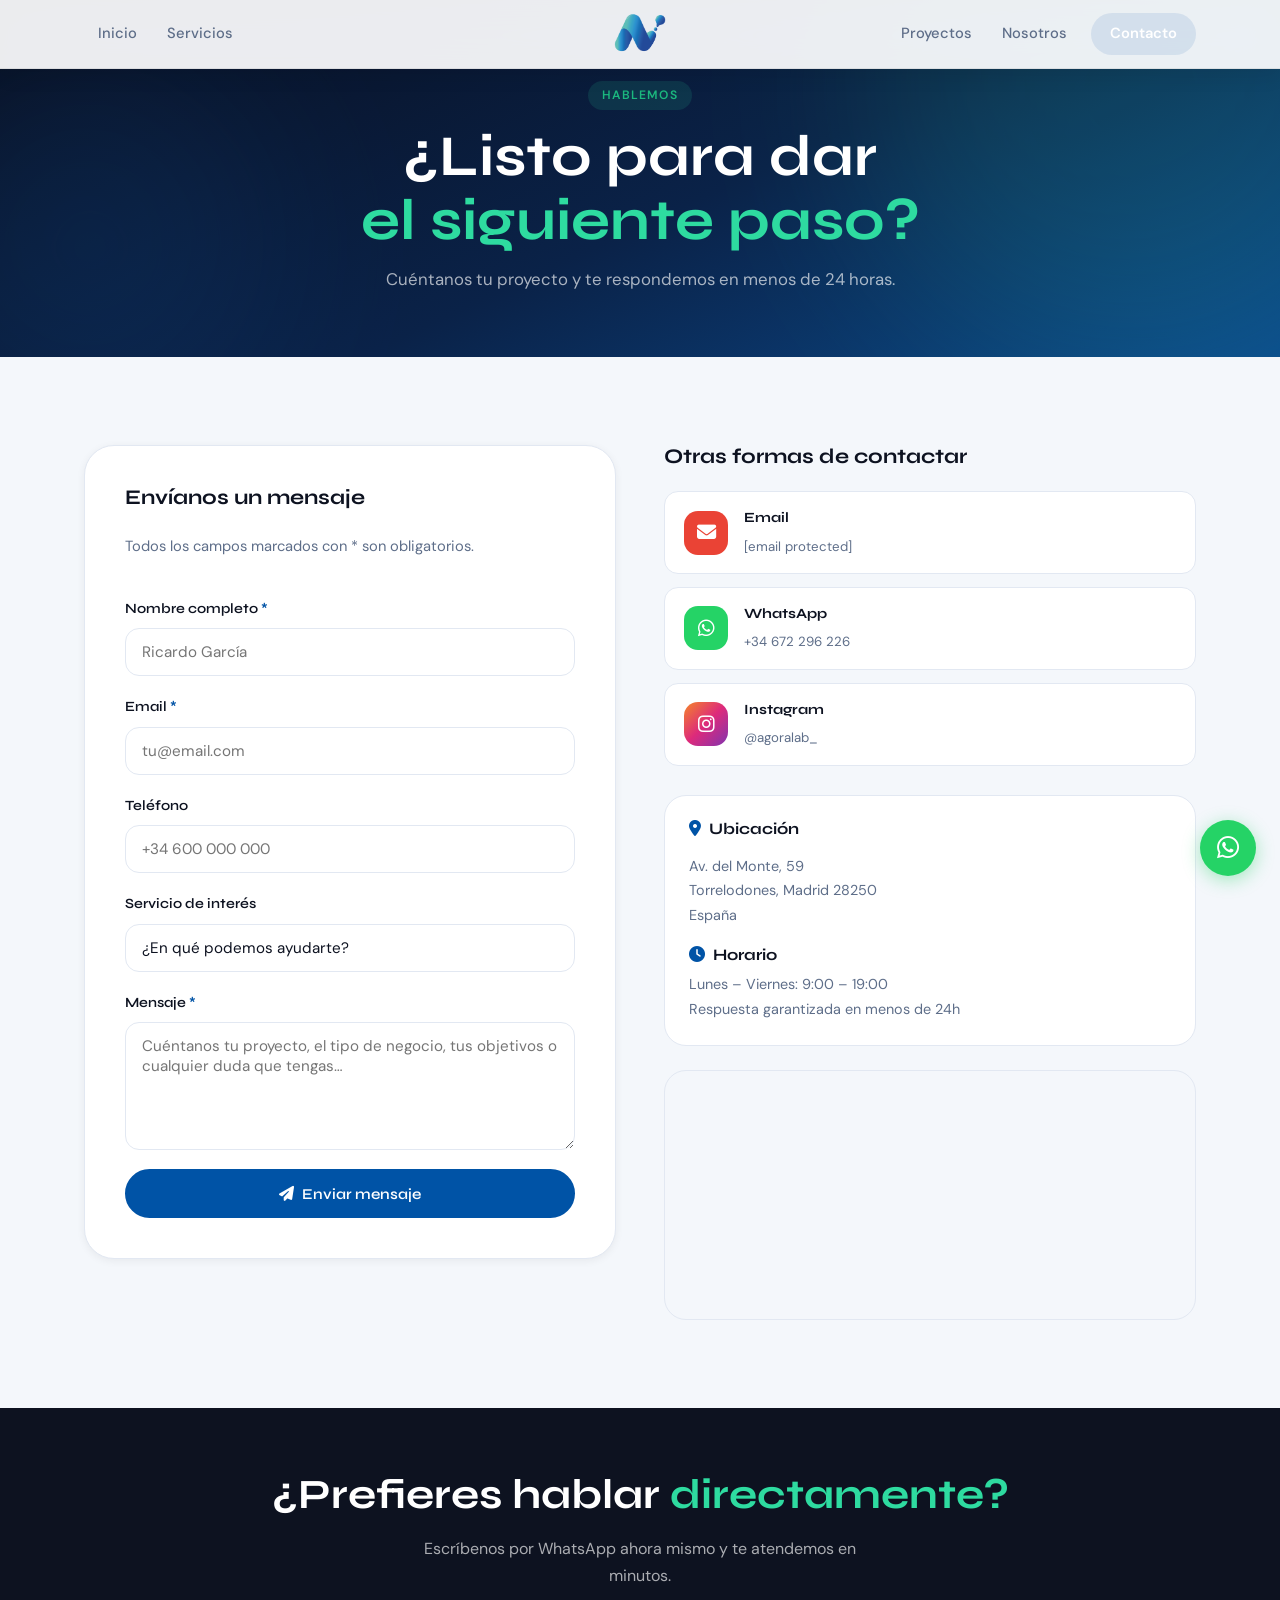
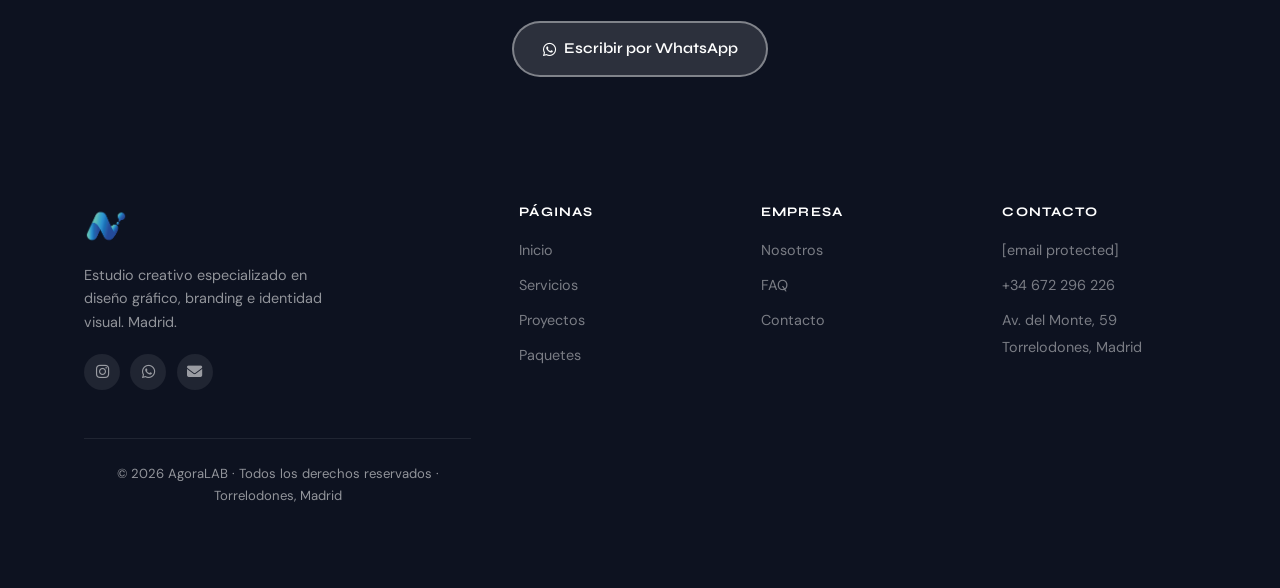
<file: contacto.html>
<!DOCTYPE html>
<html lang="es">
<head>
  <meta charset="UTF-8">
  <meta name="viewport" content="width=device-width, initial-scale=1.0">
  <title>Contacto · AgoraLAB Madrid – Torrelodones</title>
  <meta name="description" content="Contacta con AgoraLAB para tu proyecto de diseño gráfico, branding o identidad visual. Estudio en Torrelodones, Madrid. Respondemos en menos de 24 horas.">
  <meta name="robots" content="index, follow">
  <link rel="canonical" href="https://www.agoralabb.com/contacto.html">
  <meta property="og:title" content="Contacto · AgoraLAB Madrid">
  <meta property="og:description" content="Cuéntanos tu proyecto de diseño o branding y te respondemos en 24 horas.">
  <meta property="og:type" content="website">
  <meta property="og:image" content="https://www.agoralabb.com/images/logos/agora.png">
  <link rel="icon" type="image/png" href="images/favicon.png">
  <link rel="preconnect" href="https://fonts.googleapis.com">
  <link rel="preconnect" href="https://fonts.gstatic.com" crossorigin>
  <link href="https://fonts.googleapis.com/css2?family=Syne:wght@400;600;700;800&family=DM+Sans:wght@300;400;500&display=swap" rel="stylesheet">
  <link rel="stylesheet" href="https://cdnjs.cloudflare.com/ajax/libs/font-awesome/6.5.0/css/all.min.css">
  <link rel="stylesheet" href="styles.css">
  <script async src="https://www.googletagmanager.com/gtag/js?id=G-SX13ZG8QXY"></script>
  <script>window.dataLayer=window.dataLayer||[];function gtag(){dataLayer.push(arguments);}gtag('js',new Date());gtag('config','G-SX13ZG8QXY');</script>
</head>
<body>

<nav class="navbar" id="navbar">
  <div class="nav-inner">
    <div class="nav-left">
      <a href="index.html" class="nav-link" data-page="index.html">Inicio</a>
      <a href="servicios.html" class="nav-link" data-page="servicios.html">Servicios</a>
    </div>
    <a href="index.html" class="nav-logo" aria-label="AgoraLAB inicio">
      <img src="images/logos/agora.png" alt="AgoraLAB" width="44" height="44">
      <span class="nav-logo-name">AgoraLAB</span>
    </a>
    <div class="nav-right">
      <a href="proyectos.html" class="nav-link" data-page="proyectos.html">Proyectos</a>
      <a href="nosotros.html" class="nav-link" data-page="nosotros.html">Nosotros</a>
      <a href="contacto.html" class="nav-link nav-cta" data-page="contacto.html">Contacto</a>
    </div>
    <button class="nav-toggle" aria-label="Abrir menú" aria-expanded="false">
      <span class="bline"></span><span class="bline"></span><span class="bline"></span>
    </button>
  </div>
</nav>
<div class="nav-drawer" id="nav-drawer">
  <a href="index.html" class="drawer-link">Inicio <i class="fa-solid fa-arrow-right"></i></a>
  <a href="servicios.html" class="drawer-link">Servicios <i class="fa-solid fa-arrow-right"></i></a>
  <a href="proyectos.html" class="drawer-link">Proyectos <i class="fa-solid fa-arrow-right"></i></a>

  <a href="nosotros.html" class="drawer-link">Nosotros <i class="fa-solid fa-arrow-right"></i></a>
  <a href="contacto.html" class="drawer-cta active">Contactar ahora</a>
</div>

<!-- Page Hero -->
<section class="page-hero">
  <div class="hero-shapes" aria-hidden="true"><div class="hs hs1"></div><div class="hs hs2"></div></div>
  <div class="page-hero-content">
    <span class="tag tag-teal">Hablemos</span>
    <h1>¿Listo para dar<br><em>el siguiente paso?</em></h1>
    <p>Cuéntanos tu proyecto y te respondemos en menos de 24 horas.</p>
  </div>
</section>

<!-- Contact section -->
<section class="section-pad" style="background:var(--light)">
  <div class="container">
    <div class="contact-grid animate">

      <!-- Formulario -->
      <form class="contact-form" action="https://formspree.io/f/xdalvwgq" method="POST" id="contact-form" novalidate>
        <h3 style="font-size:1.3rem;margin-bottom:.3rem">Envíanos un mensaje</h3>
        <p style="color:var(--mid);font-size:.92rem;margin-bottom:1.2rem">Todos los campos marcados con * son obligatorios.</p>

        <div class="form-field">
          <label for="nombre">Nombre completo <span>*</span></label>
          <input type="text" id="nombre" name="nombre" placeholder="Ricardo García" required autocomplete="name">
        </div>
        <div class="form-field">
          <label for="email">Email <span>*</span></label>
          <input type="email" id="email" name="email" placeholder="tu@email.com" required autocomplete="email">
        </div>
        <div class="form-field">
          <label for="telefono">Teléfono</label>
          <input type="tel" id="telefono" name="telefono" placeholder="+34 600 000 000" autocomplete="tel">
        </div>
        <div class="form-field">
          <label for="servicio">Servicio de interés</label>
          <select id="servicio" name="servicio">
            <option value="">¿En qué podemos ayudarte?</option>
            <option value="branding">Branding / Identidad visual</option>
            <option value="diseno-grafico">Diseño gráfico / Packaging</option>
            <option value="web">Diseño web</option>
            <option value="visuales">Plan mensual de visuales</option>
            <option value="pack-completo">Pack completo</option>
            <option value="otro">Otro / consulta general</option>
          </select>
        </div>
        <div class="form-field">
          <label for="mensaje">Mensaje <span>*</span></label>
          <textarea id="mensaje" name="message" rows="5" placeholder="Cuéntanos tu proyecto, el tipo de negocio, tus objetivos o cualquier duda que tengas…" required></textarea>
        </div>
        <button type="submit" class="btn btn-primary btn-block" id="sub-btn">
          <i class="fa-solid fa-paper-plane"></i> Enviar mensaje
        </button>
        <p class="form-ok" id="form-ok" hidden>✅ ¡Mensaje enviado! Te responderemos en menos de 24 horas.</p>
        <p class="form-err" id="form-err" hidden>❌ Algo salió mal. Inténtalo de nuevo o escríbenos directamente por WhatsApp.</p>
      </form>

      <!-- Info lateral -->
      <div class="contact-info animate d2">
        <h3>Otras formas de contactar</h3>
        <div class="c-methods">
          <a href="/cdn-cgi/l/email-protection#a5d3c0d7d1c0ddd3ccd6d0c4c99c9ce5c2c8c4ccc98bc6cac8" class="c-method" aria-label="Enviar email">
            <div class="c-icon gmail"><i class="fa-solid fa-envelope"></i></div>
            <div>
              <strong>Email</strong>
              <span><span class="__cf_email__" data-cfemail="2056455254455856495355414c191960474d41494c0e434f4d">[email&#160;protected]</span></span>
            </div>
          </a>
          <a href="https://wa.me/34672296226" target="_blank" rel="noopener noreferrer" class="c-method" aria-label="WhatsApp">
            <div class="c-icon wa"><i class="fa-brands fa-whatsapp"></i></div>
            <div>
              <strong>WhatsApp</strong>
              <span>+34 672 296 226</span>
            </div>
          </a>
          <a href="https://instagram.com/agoralab_" target="_blank" rel="noopener noreferrer" class="c-method" aria-label="Instagram">
            <div class="c-icon ig"><i class="fa-brands fa-instagram"></i></div>
            <div>
              <strong>Instagram</strong>
              <span>@agoralab_</span>
            </div>
          </a>
        </div>

        <!-- Info adicional -->
        <div style="background:#fff;border:1px solid var(--border);border-radius:var(--r-l);padding:1.5rem;margin-bottom:1.5rem">
          <h4 style="font-size:1rem;margin-bottom:1rem"><i class="fa-solid fa-location-dot" style="color:var(--blue);margin-right:.5rem"></i>Ubicación</h4>
          <p style="color:var(--mid);font-size:.9rem;line-height:1.7">
            Av. del Monte, 59<br>
            Torrelodones, Madrid 28250<br>
            España
          </p>
          <h4 style="font-size:1rem;margin-top:1.2rem;margin-bottom:.5rem"><i class="fa-solid fa-clock" style="color:var(--blue);margin-right:.5rem"></i>Horario</h4>
          <p style="color:var(--mid);font-size:.9rem">Lunes – Viernes: 9:00 – 19:00</p>
          <p style="color:var(--mid);font-size:.9rem">Respuesta garantizada en menos de 24h</p>
        </div>

        <!-- Mapa Torrelodones Madrid -->
        <div class="map-wrap">
          <iframe
            src="https://www.google.com/maps?q=Avenida+del+Monte+59+Torrelodones+Madrid&output=embed"
            width="100%"
            height="240"
            style="border:0;"
            allowfullscreen=""
            loading="lazy"
            referrerpolicy="no-referrer-when-downgrade"
            title="AgoraLAB – Av. del Monte 59, Torrelodones, Madrid"
            aria-label="Mapa de ubicación AgoraLAB en Torrelodones, Madrid"
          ></iframe>
        </div>
      </div>
    </div>
  </div>
</section>

<!-- CTA final -->
<section style="background:var(--dark);padding:4rem 0;text-align:center">
  <div class="container animate">
    <h2 style="color:#fff;font-size:clamp(1.6rem,3.5vw,2.6rem);margin-bottom:1rem">
      ¿Prefieres hablar <em style="color:var(--teal)">directamente?</em>
    </h2>
    <p style="color:rgba(255,255,255,.65);margin-bottom:2rem;max-width:480px;margin-left:auto;margin-right:auto">
      Escríbenos por WhatsApp ahora mismo y te atendemos en minutos.
    </p>
    <a href="https://wa.me/34672296226" target="_blank" rel="noopener" class="btn btn-light">
      <i class="fa-brands fa-whatsapp"></i> Escribir por WhatsApp
    </a>
  </div>
</section>

<footer class="footer">
  <div class="container">
    <div class="footer-grid">
      <div class="footer-brand"><img src="images/logos/agora.png" alt="AgoraLAB"><p>Estudio creativo especializado en diseño gráfico, branding e identidad visual. Madrid.</p><div class="footer-socials"><a href="https://instagram.com/agoralab_" target="_blank" rel="noopener" aria-label="Instagram"><i class="fa-brands fa-instagram"></i></a><a href="https://wa.me/34672296226" target="_blank" rel="noopener" aria-label="WhatsApp"><i class="fa-brands fa-whatsapp"></i></a><a href="/cdn-cgi/l/email-protection#b4c2d1c6c0d1ccc2ddc7c1d5d88d8df4d3d9d5ddd89ad7dbd9" aria-label="Email"><i class="fa-solid fa-envelope"></i></a></div></div>
      <div class="footer-col"><h4>Páginas</h4><ul><li><a href="index.html">Inicio</a></li><li><a href="servicios.html">Servicios</a></li><li><a href="proyectos.html">Proyectos</a></li><li><a href="paquetes.html">Paquetes</a></li></ul></div>
      <div class="footer-col"><h4>Empresa</h4><ul><li><a href="nosotros.html">Nosotros</a></li><li><a href="nosotros.html#faq">FAQ</a></li><li><a href="contacto.html">Contacto</a></li></ul></div>
      <div class="footer-col"><h4>Contacto</h4><ul><li><a href="/cdn-cgi/l/email-protection#c5b3a0b7b1a0bdb3acb6b0a4a9fcfc85a2a8a4aca9eba6aaa8"><span class="__cf_email__" data-cfemail="9ceaf9eee8f9e4eaf5efe9fdf0a5a5dcfbf1fdf5f0b2fff3f1">[email&#160;protected]</span></a></li><li><a href="https://wa.me/34672296226">+34 672 296 226</a></li><li><a href="#">Av. del Monte, 59<br>Torrelodones, Madrid</a></li></ul></div>

    <div class="footer-bottom"><p>© <span id="yr"></span> AgoraLAB · Todos los derechos reservados · Torrelodones, Madrid</p></div>
  </div>
</footer>
<a href="https://wa.me/34672296226" class="wa-float" target="_blank" rel="noopener" aria-label="WhatsApp"><i class="fa-brands fa-whatsapp"></i></a>
<div class="lightbox" id="lightbox" role="dialog" aria-modal="true" hidden>
  <button class="lb-close" id="lb-close" aria-label="Cerrar"><i class="fa-solid fa-xmark"></i></button>
  <button class="lb-arrow prev" id="lb-prev"><i class="fa-solid fa-chevron-left"></i></button>
  <div class="lb-img-wrap"><img id="lb-img" alt=""></div>
  <button class="lb-arrow next" id="lb-next"><i class="fa-solid fa-chevron-right"></i></button>
  <div class="lb-counter" id="lb-ctr"></div>
</div>
<script src="main.js"></script>
</body>
</html>
</file>
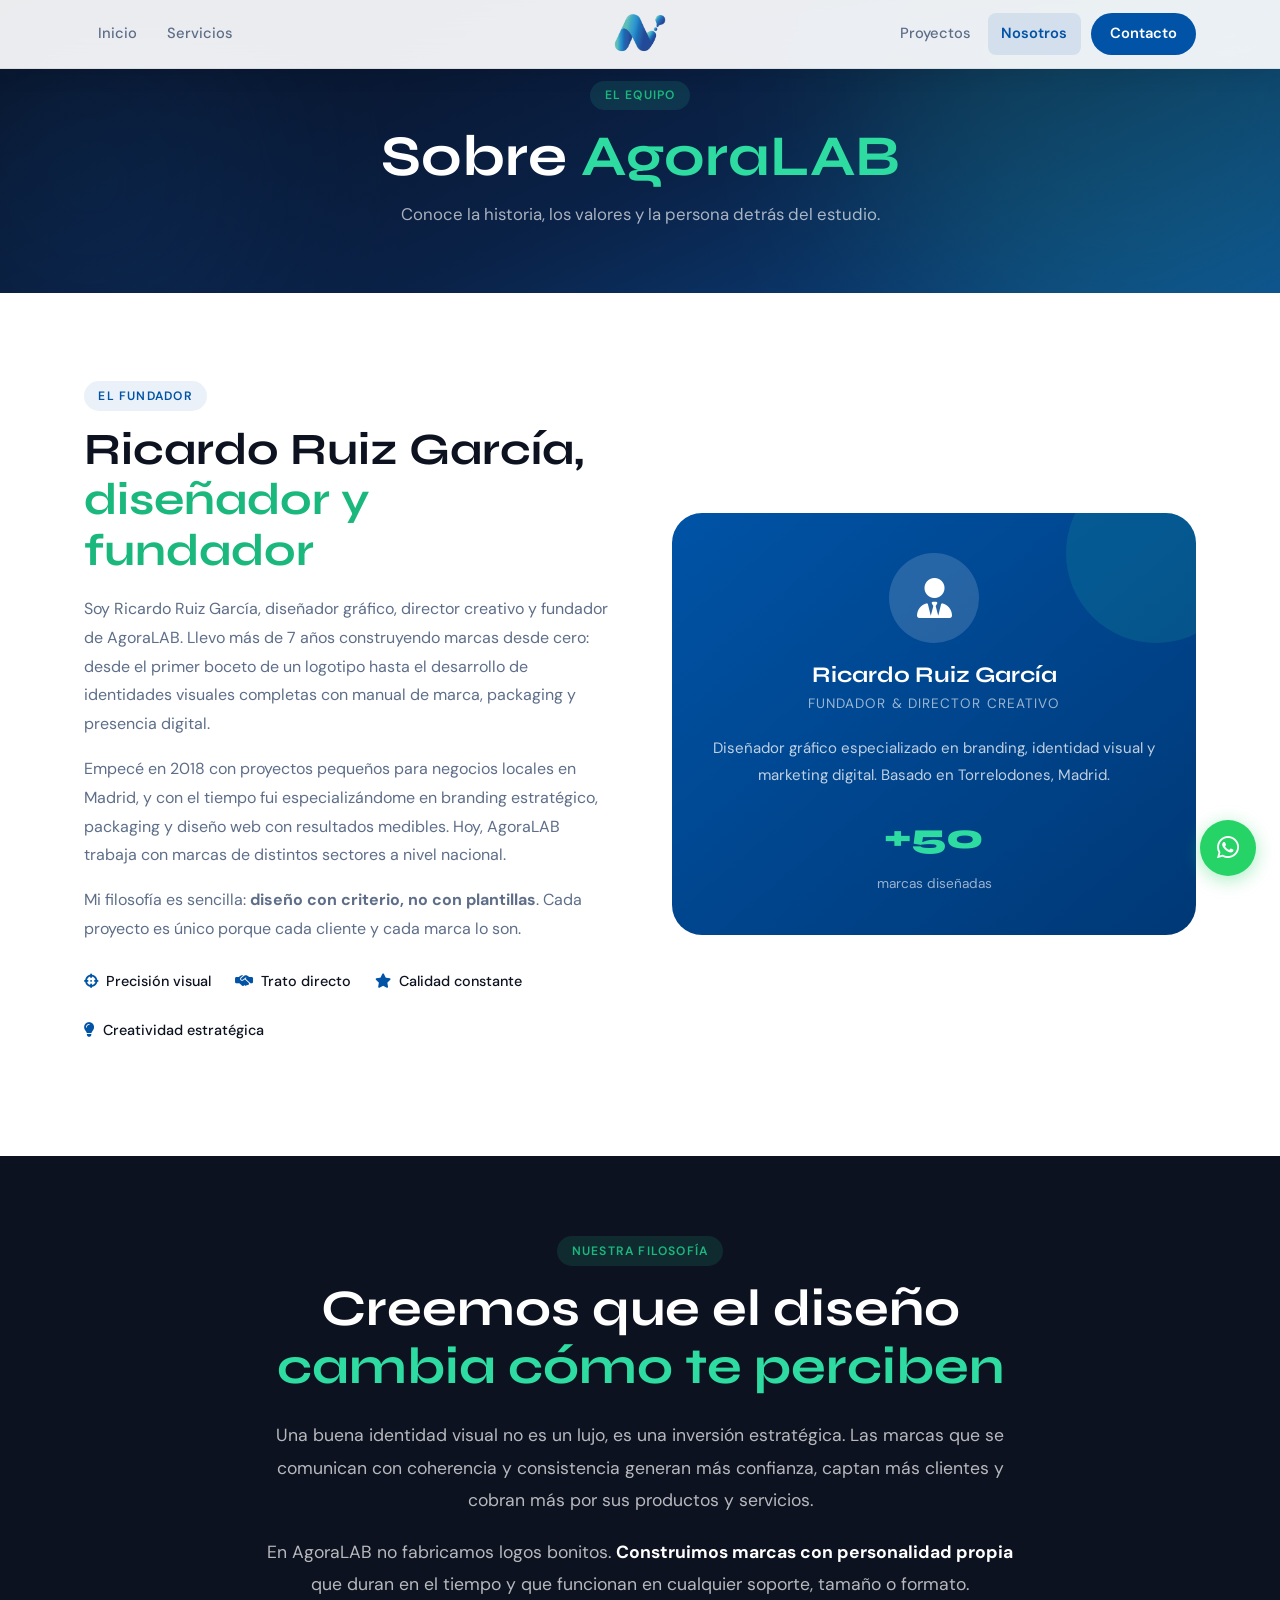
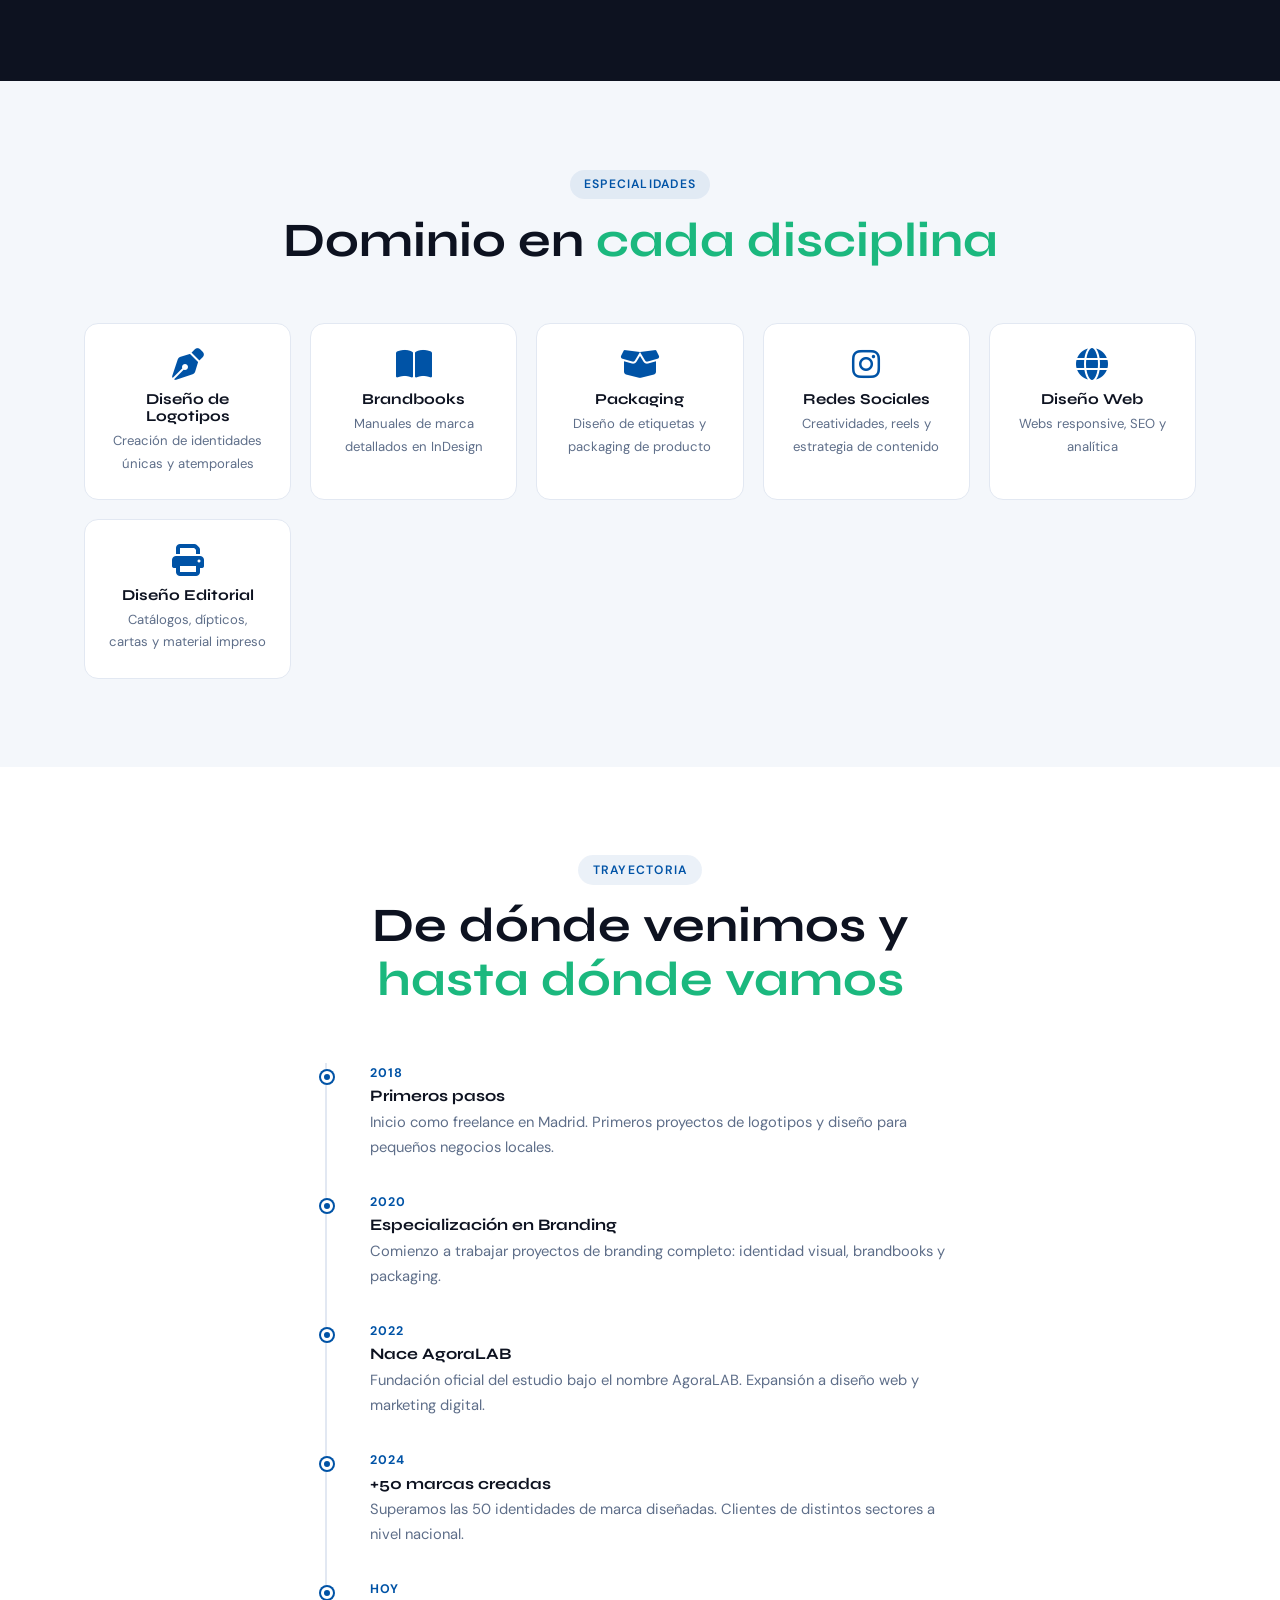
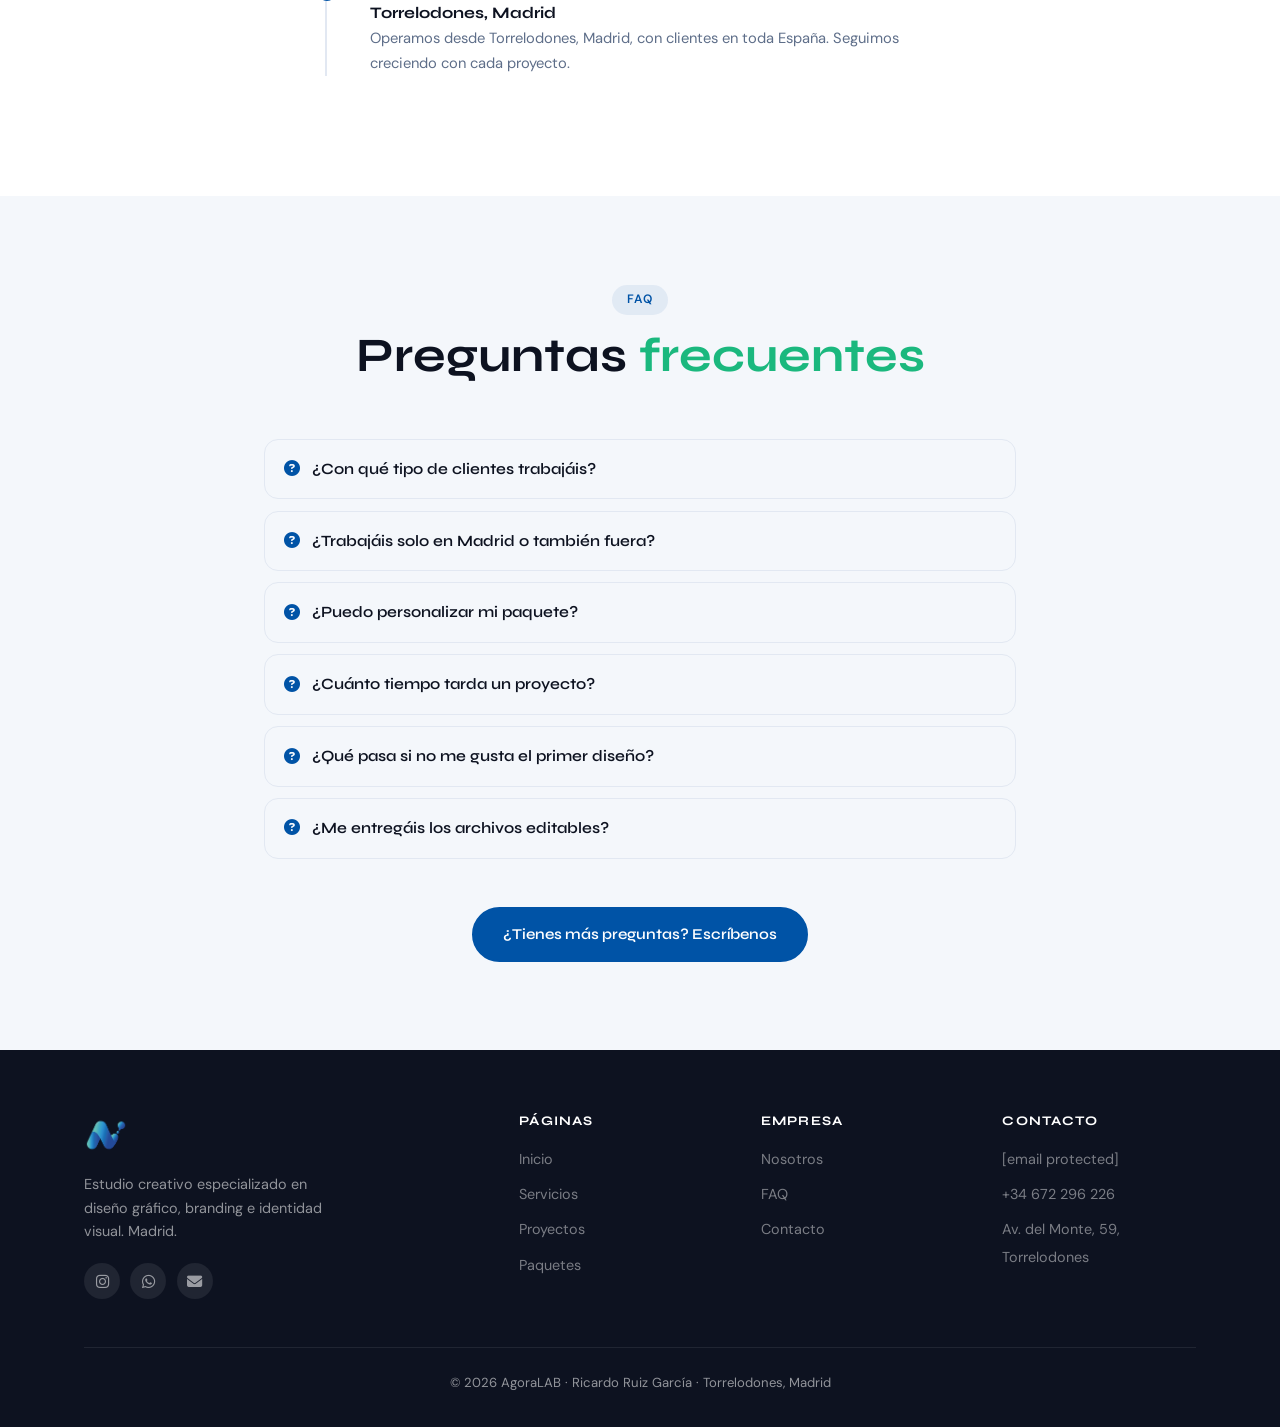
<file: nosotros.html>
<!DOCTYPE html>
<html lang="es">
<head>
  <meta charset="UTF-8">
  <meta name="viewport" content="width=device-width, initial-scale=1.0">
  <title>Sobre Nosotros · AgoraLAB – Ricardo Ruiz García | Madrid</title>
  <meta name="description" content="AgoraLAB es el estudio creativo fundado por Ricardo Ruiz García en Madrid. Más de 7 años de experiencia en diseño gráfico, branding e identidad visual. Conoce nuestra historia y valores.">
  <meta name="robots" content="index, follow">
  <link rel="canonical" href="https://www.agoralabb.com/nosotros.html">
  <meta property="og:title" content="Nosotros · AgoraLAB – Ricardo Ruiz García">
  <meta property="og:description" content="Estudio creativo fundado por Ricardo Ruiz García en Madrid. +7 años diseñando marcas con criterio.">
  <meta property="og:type" content="website">
  <meta property="og:image" content="https://www.agoralabb.com/images/logos/agora.png">
  <link rel="icon" type="image/png" href="images/favicon.png">
  <link rel="preconnect" href="https://fonts.googleapis.com">
  <link rel="preconnect" href="https://fonts.gstatic.com" crossorigin>
  <link href="https://fonts.googleapis.com/css2?family=Syne:wght@400;600;700;800&family=DM+Sans:wght@300;400;500&display=swap" rel="stylesheet">
  <link rel="stylesheet" href="https://cdnjs.cloudflare.com/ajax/libs/font-awesome/6.5.0/css/all.min.css">
  <link rel="stylesheet" href="styles.css">
  <script async src="https://www.googletagmanager.com/gtag/js?id=G-SX13ZG8QXY"></script>
  <script>window.dataLayer=window.dataLayer||[];function gtag(){dataLayer.push(arguments);}gtag('js',new Date());gtag('config','G-SX13ZG8QXY');</script>
  <style>
    .manifesto {
      background: var(--dark); color: #fff; padding: 5rem 0;
    }
    .manifesto-inner { max-width: 760px; margin: 0 auto; text-align: center; }
    .manifesto-inner h2 { font-size: clamp(2rem,4vw,3.2rem); color: #fff; margin-bottom: 1.5rem; }
    .manifesto-inner h2 em { color: var(--teal); }
    .manifesto-inner p { color: rgba(255,255,255,.7); font-size: 1.1rem; line-height: 1.85; }
    .skills-grid { display:grid; grid-template-columns:repeat(auto-fit,minmax(180px,1fr)); gap:1.2rem; }
    .skill-item {
      background:#fff; border:1px solid var(--border); border-radius:var(--r-m);
      padding:1.5rem; text-align:center;
    }
    .skill-item i { font-size:2rem; color:var(--blue); margin-bottom:.7rem; }
    .skill-item h4 { font-size:.95rem; margin-bottom:.3rem; }
    .skill-item p { font-size:.82rem; color:var(--mid); }
  </style>
</head>
<body>

<nav class="navbar" id="navbar">
  <div class="nav-inner">
    <div class="nav-left">
      <a href="index.html" class="nav-link" data-page="index.html">Inicio</a>
      <a href="servicios.html" class="nav-link" data-page="servicios.html">Servicios</a>
    </div>
    <a href="index.html" class="nav-logo" aria-label="AgoraLAB inicio">
      <img src="images/logos/agora.png" alt="AgoraLAB" width="44" height="44">
      <span class="nav-logo-name">AgoraLAB</span>
    </a>
    <div class="nav-right">
      <a href="proyectos.html" class="nav-link" data-page="proyectos.html">Proyectos</a>
      <a href="nosotros.html" class="nav-link" data-page="nosotros.html">Nosotros</a>
      <a href="contacto.html" class="nav-link nav-cta" data-page="contacto.html">Contacto</a>
    </div>
    <button class="nav-toggle" aria-label="Abrir menú" aria-expanded="false">
      <span class="bline"></span><span class="bline"></span><span class="bline"></span>
    </button>
  </div>
</nav>
<div class="nav-drawer" id="nav-drawer">
  <a href="index.html" class="drawer-link">Inicio <i class="fa-solid fa-arrow-right"></i></a>
  <a href="servicios.html" class="drawer-link">Servicios <i class="fa-solid fa-arrow-right"></i></a>
  <a href="proyectos.html" class="drawer-link">Proyectos <i class="fa-solid fa-arrow-right"></i></a>
  
  <a href="nosotros.html" class="drawer-link active">Nosotros <i class="fa-solid fa-arrow-right"></i></a>
  <a href="contacto.html" class="drawer-cta">Contactar ahora</a>
</div>

<!-- Page Hero -->
<section class="page-hero">
  <div class="hero-shapes" aria-hidden="true"><div class="hs hs1"></div><div class="hs hs2"></div></div>
  <div class="page-hero-content">
    <span class="tag tag-teal">El equipo</span>
    <h1>Sobre <em>AgoraLAB</em></h1>
    <p>Conoce la historia, los valores y la persona detrás del estudio.</p>
  </div>
</section>

<!-- Fundador -->
<section class="section-pad" style="background:#fff">
  <div class="container">
    <div class="about-hero-grid animate">
      <div class="about-text">
        <span class="tag">El fundador</span>
        <h2>Ricardo Ruiz García,<br><em>diseñador y fundador</em></h2>
        <p>Soy Ricardo Ruiz García, diseñador gráfico, director creativo y fundador de AgoraLAB. Llevo más de 7 años construyendo marcas desde cero: desde el primer boceto de un logotipo hasta el desarrollo de identidades visuales completas con manual de marca, packaging y presencia digital.</p>
        <p>Empecé en 2018 con proyectos pequeños para negocios locales en Madrid, y con el tiempo fui especializándome en branding estratégico, packaging y diseño web con resultados medibles. Hoy, AgoraLAB trabaja con marcas de distintos sectores a nivel nacional.</p>
        <p>Mi filosofía es sencilla: <strong>diseño con criterio, no con plantillas</strong>. Cada proyecto es único porque cada cliente y cada marca lo son.</p>
        <div class="about-values">
          <div class="val-item"><i class="fa-solid fa-crosshairs"></i> Precisión visual</div>
          <div class="val-item"><i class="fa-solid fa-handshake-simple"></i> Trato directo</div>
          <div class="val-item"><i class="fa-solid fa-star"></i> Calidad constante</div>
          <div class="val-item"><i class="fa-solid fa-lightbulb"></i> Creatividad estratégica</div>
        </div>
      </div>
      <div class="founder-card animate">
        <div class="founder-avatar"><i class="fa-solid fa-user-tie"></i></div>
        <h3>Ricardo Ruiz García</h3>
        <p class="role">Fundador & Director Creativo</p>
        <p>Diseñador gráfico especializado en branding, identidad visual y marketing digital. Basado en Torrelodones, Madrid.</p>
        <div class="founder-stat">+50</div>
        <p style="color:rgba(255,255,255,.6); font-size:.85rem; margin-top:.3rem">marcas diseñadas</p>
      </div>
    </div>
  </div>
</section>

<!-- Manifiesto -->
<section class="manifesto">
  <div class="container">
    <div class="manifesto-inner animate">
      <span class="tag tag-teal">Nuestra filosofía</span>
      <h2>Creemos que el diseño<br><em>cambia cómo te perciben</em></h2>
      <p>Una buena identidad visual no es un lujo, es una inversión estratégica. Las marcas que se comunican con coherencia y consistencia generan más confianza, captan más clientes y cobran más por sus productos y servicios.</p>
      <p style="margin-top:1.2rem">En AgoraLAB no fabricamos logos bonitos. <strong style="color:#fff">Construimos marcas con personalidad propia</strong> que duran en el tiempo y que funcionan en cualquier soporte, tamaño o formato.</p>
    </div>
  </div>
</section>

<!-- Habilidades / especialidades -->
<section class="section-pad" style="background:var(--light)">
  <div class="container">
    <div class="section-header animate">
      <span class="tag">Especialidades</span>
      <h2>Dominio en <em>cada disciplina</em></h2>
    </div>
    <div class="skills-grid animate">
      <div class="skill-item">
        <i class="fa-solid fa-pen-nib"></i>
        <h4>Diseño de Logotipos</h4>
        <p>Creación de identidades únicas y atemporales</p>
      </div>
      <div class="skill-item">
        <i class="fa-solid fa-book-open"></i>
        <h4>Brandbooks</h4>
        <p>Manuales de marca detallados en InDesign</p>
      </div>
      <div class="skill-item">
        <i class="fa-solid fa-box-open"></i>
        <h4>Packaging</h4>
        <p>Diseño de etiquetas y packaging de producto</p>
      </div>
      <div class="skill-item">
        <i class="fa-brands fa-instagram"></i>
        <h4>Redes Sociales</h4>
        <p>Creatividades, reels y estrategia de contenido</p>
      </div>
      <div class="skill-item">
        <i class="fa-solid fa-globe"></i>
        <h4>Diseño Web</h4>
        <p>Webs responsive, SEO y analítica</p>
      </div>
      <div class="skill-item">
        <i class="fa-solid fa-print"></i>
        <h4>Diseño Editorial</h4>
        <p>Catálogos, dípticos, cartas y material impreso</p>
      </div>
    </div>
  </div>
</section>

<!-- Timeline -->
<section class="section-pad" style="background:#fff">
  <div class="container" style="max-width:700px">
    <div class="section-header animate">
      <span class="tag">Trayectoria</span>
      <h2>De dónde venimos y <em>hasta dónde vamos</em></h2>
    </div>
    <div class="timeline animate">
      <div class="tl-item">
        <div class="tl-dot"></div>
        <div class="tl-year">2018</div>
        <h4>Primeros pasos</h4>
        <p>Inicio como freelance en Madrid. Primeros proyectos de logotipos y diseño para pequeños negocios locales.</p>
      </div>
      <div class="tl-item">
        <div class="tl-dot"></div>
        <div class="tl-year">2020</div>
        <h4>Especialización en Branding</h4>
        <p>Comienzo a trabajar proyectos de branding completo: identidad visual, brandbooks y packaging.</p>
      </div>
      <div class="tl-item">
        <div class="tl-dot"></div>
        <div class="tl-year">2022</div>
        <h4>Nace AgoraLAB</h4>
        <p>Fundación oficial del estudio bajo el nombre AgoraLAB. Expansión a diseño web y marketing digital.</p>
      </div>
      <div class="tl-item">
        <div class="tl-dot"></div>
        <div class="tl-year">2024</div>
        <h4>+50 marcas creadas</h4>
        <p>Superamos las 50 identidades de marca diseñadas. Clientes de distintos sectores a nivel nacional.</p>
      </div>
      <div class="tl-item">
        <div class="tl-dot"></div>
        <div class="tl-year">Hoy</div>
        <h4>Torrelodones, Madrid</h4>
        <p>Operamos desde Torrelodones, Madrid, con clientes en toda España. Seguimos creciendo con cada proyecto.</p>
      </div>
    </div>
  </div>
</section>

<!-- FAQ -->
<section class="section-pad" style="background:var(--light)" id="faq">
  <div class="container" style="max-width:800px">
    <div class="section-header animate">
      <span class="tag">FAQ</span>
      <h2>Preguntas <em>frecuentes</em></h2>
    </div>
    <div class="faq-list animate">
      <div class="faq-item"><details><summary><i class="fa-solid fa-circle-question"></i> ¿Con qué tipo de clientes trabajáis?</summary><p>Trabajamos con emprendedores, pequeñas y medianas empresas, startups y marcas consolidadas que quieren renovar su imagen. Sectores: hostelería, cosmética, moda, tecnología, servicios, alimentación y más.</p></details></div>
      <div class="faq-item"><details><summary><i class="fa-solid fa-circle-question"></i> ¿Trabajáis solo en Madrid o también fuera?</summary><p>Trabajamos con clientes de toda España (y algunos internacionales) de forma completamente remota. La mayoría de los proyectos se gestiona por videollamada, email y WhatsApp, sin necesidad de reuniones presenciales.</p></details></div>
      <div class="faq-item"><details><summary><i class="fa-solid fa-circle-question"></i> ¿Puedo personalizar mi paquete?</summary><p>Sí. Todos los paquetes son orientativos. Nos adaptamos a tus necesidades concretas y elaboramos un presupuesto a medida.</p></details></div>
      <div class="faq-item"><details><summary><i class="fa-solid fa-circle-question"></i> ¿Cuánto tiempo tarda un proyecto?</summary><p>Un logotipo: 5–10 días. Un brandbook completo: 2–3 semanas. Una web: 3–4 semanas. Siempre te damos un plazo estimado antes de comenzar.</p></details></div>
      <div class="faq-item"><details><summary><i class="fa-solid fa-circle-question"></i> ¿Qué pasa si no me gusta el primer diseño?</summary><p>Incluimos revisiones en todos los proyectos. El número varía según el paquete, pero siempre trabajamos hasta que estés satisfecho con el resultado.</p></details></div>
      <div class="faq-item"><details><summary><i class="fa-solid fa-circle-question"></i> ¿Me entregáis los archivos editables?</summary><p>Sí. Al cierre de cada proyecto entregamos todos los archivos en los formatos que necesites: AI, EPS, PDF, PNG, SVG, etc. Los archivos fuente son tuyos.</p></details></div>
    </div>
    <div class="cta-row animate">
      <a href="contacto.html" class="btn btn-primary">¿Tienes más preguntas? Escríbenos</a>
    </div>
  </div>
</section>

<footer class="footer">
  <div class="container">
    <div class="footer-grid">
      <div class="footer-brand"><img src="images/logos/agora.png" alt="AgoraLAB"><p>Estudio creativo especializado en diseño gráfico, branding e identidad visual. Madrid.</p><div class="footer-socials"><a href="https://instagram.com/agoralab_" target="_blank" rel="noopener" aria-label="Instagram"><i class="fa-brands fa-instagram"></i></a><a href="https://wa.me/34672296226" target="_blank" rel="noopener" aria-label="WhatsApp"><i class="fa-brands fa-whatsapp"></i></a><a href="/cdn-cgi/l/email-protection#3a4c5f484e5f424c53494f5b5603037a5d575b535614595557" aria-label="Email"><i class="fa-solid fa-envelope"></i></a></div></div>
      <div class="footer-col"><h4>Páginas</h4><ul><li><a href="index.html">Inicio</a></li><li><a href="servicios.html">Servicios</a></li><li><a href="proyectos.html">Proyectos</a></li><li><a href="paquetes.html">Paquetes</a></li></ul></div>
      <div class="footer-col"><h4>Empresa</h4><ul><li><a href="nosotros.html">Nosotros</a></li><li><a href="#faq">FAQ</a></li><li><a href="contacto.html">Contacto</a></li></ul></div>
      <div class="footer-col"><h4>Contacto</h4><ul><li><a href="/cdn-cgi/l/email-protection#3543504741504d435c464054590c0c755258545c591b565a58"><span class="__cf_email__" data-cfemail="3147544345544947584244505d080871565c50585d1f525e5c">[email&#160;protected]</span></a></li><li><a href="https://wa.me/34672296226">+34 672 296 226</a></li><li><a href="#">Av. del Monte, 59, Torrelodones</a></li></ul></div>
    </div>
    <div class="footer-bottom"><p>© <span id="yr"></span> AgoraLAB · Ricardo Ruiz García · Torrelodones, Madrid</p></div>
  </div>
</footer>
<a href="https://wa.me/34672296226" class="wa-float" target="_blank" rel="noopener" aria-label="WhatsApp"><i class="fa-brands fa-whatsapp"></i></a>
<div class="lightbox" id="lightbox" role="dialog" aria-modal="true" hidden>
  <button class="lb-close" id="lb-close" aria-label="Cerrar"><i class="fa-solid fa-xmark"></i></button>
  <button class="lb-arrow prev" id="lb-prev"><i class="fa-solid fa-chevron-left"></i></button>
  <div class="lb-img-wrap"><img id="lb-img" alt=""></div>
  <button class="lb-arrow next" id="lb-next"><i class="fa-solid fa-chevron-right"></i></button>
  <div class="lb-counter" id="lb-ctr"></div>
</div>
<script src="main.js"></script>
</body>
</html>
</file>
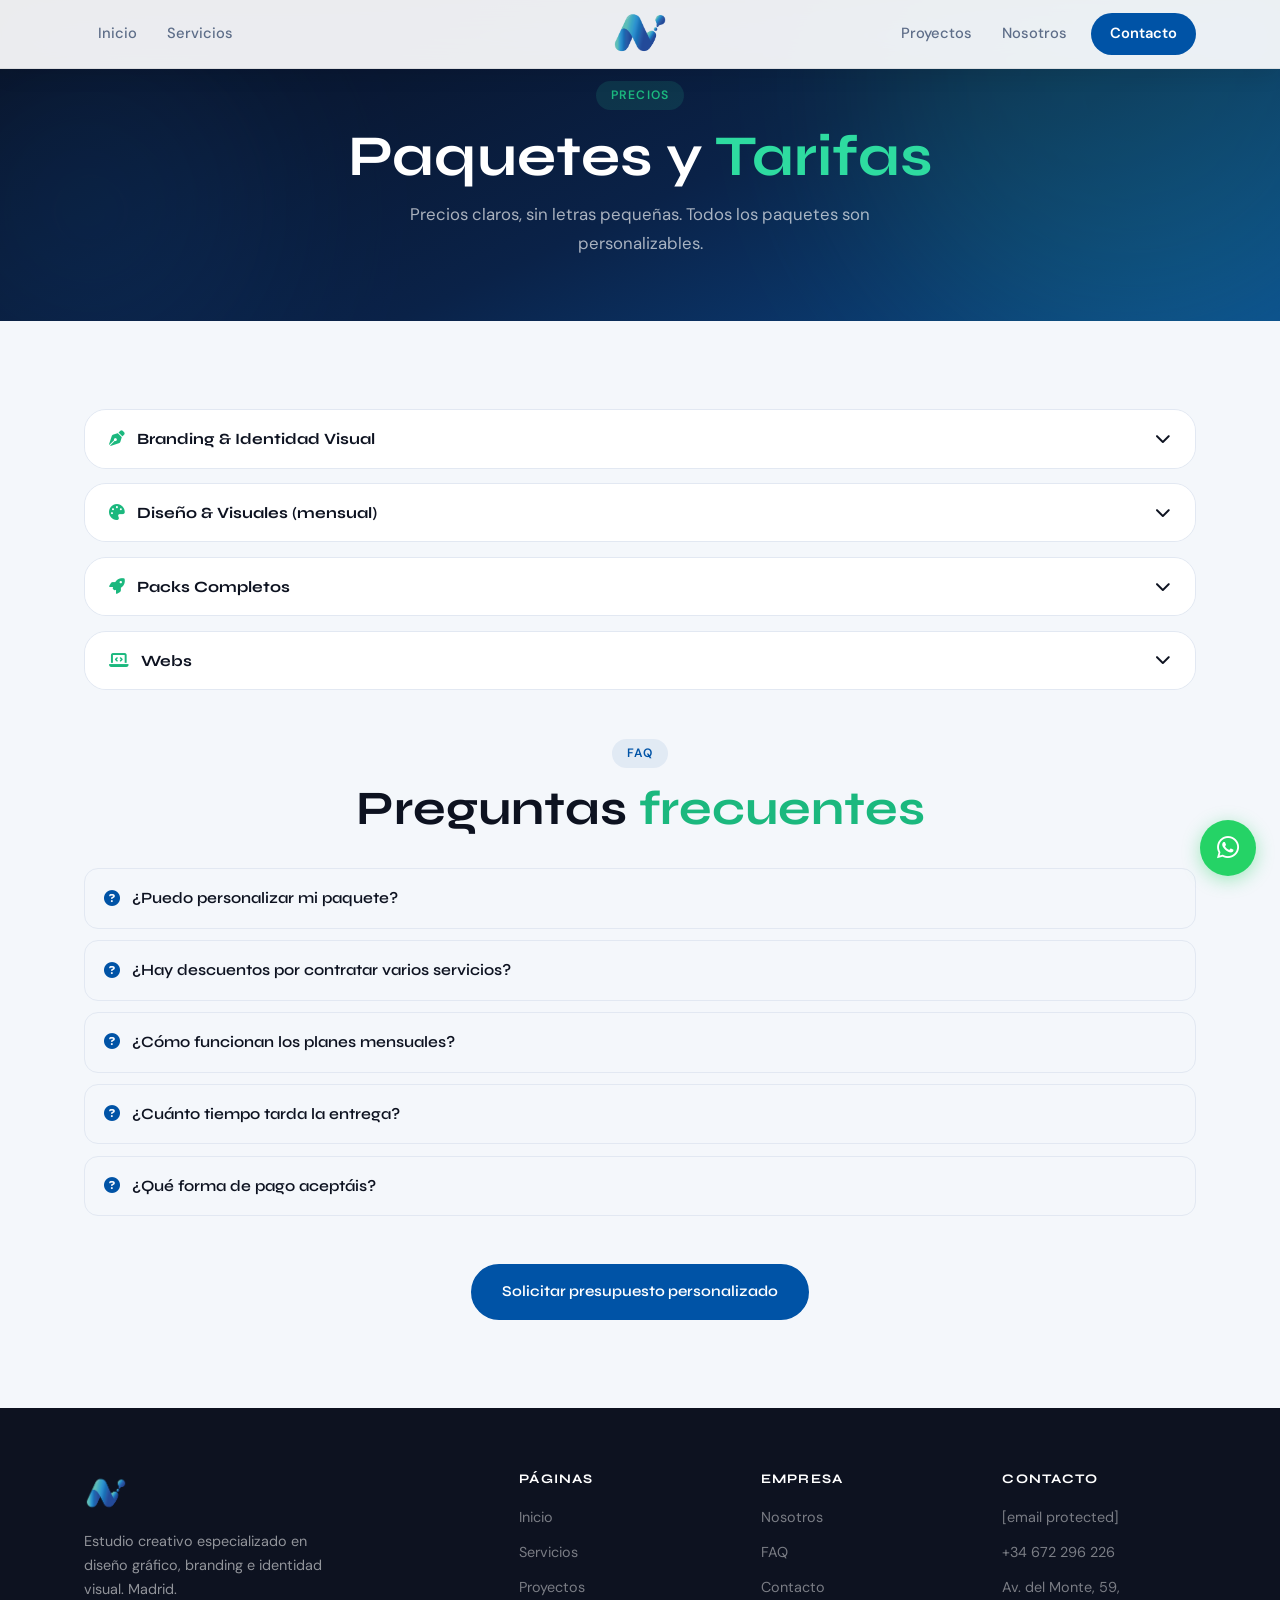
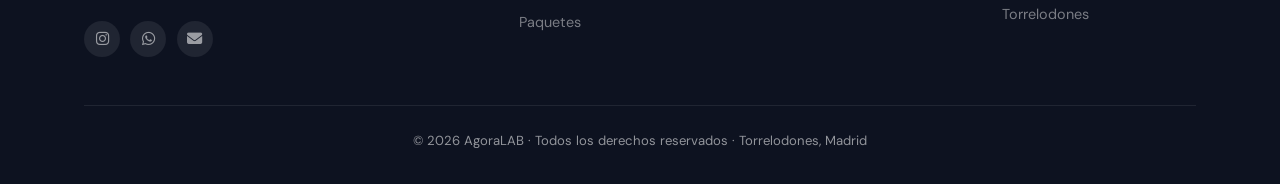
<file: paquetes.html>
<!DOCTYPE html>
<html lang="es">
<head>
  <meta charset="UTF-8">
  <meta name="viewport" content="width=device-width, initial-scale=1.0">
  <title>Paquetes y Precios · AgoraLAB Madrid</title>
  <meta name="description" content="Paquetes de diseño gráfico, branding, identidad visual y web en Madrid. Precios claros desde 450€. Branding, diseño mensual, packs completos y webs.">
  <meta name="robots" content="index, follow">
  <link rel="canonical" href="https://www.agoralabb.com/paquetes.html">
  <meta property="og:title" content="Paquetes y Precios · AgoraLAB Madrid">
  <meta property="og:description" content="Precios claros para diseño gráfico, branding y webs en Madrid desde 450€.">
  <meta property="og:type" content="website">
  <meta property="og:image" content="https://www.agoralabb.com/images/logos/agora.png">
  <link rel="icon" type="image/png" href="images/favicon.png">
  <link rel="preconnect" href="https://fonts.googleapis.com">
  <link rel="preconnect" href="https://fonts.gstatic.com" crossorigin>
  <link href="https://fonts.googleapis.com/css2?family=Syne:wght@400;600;700;800&family=DM+Sans:wght@300;400;500&display=swap" rel="stylesheet">
  <link rel="stylesheet" href="https://cdnjs.cloudflare.com/ajax/libs/font-awesome/6.5.0/css/all.min.css">
  <link rel="stylesheet" href="styles.css">
  <script async src="https://www.googletagmanager.com/gtag/js?id=G-SX13ZG8QXY"></script>
  <script>window.dataLayer=window.dataLayer||[];function gtag(){dataLayer.push(arguments);}gtag('js',new Date());gtag('config','G-SX13ZG8QXY');</script>
</head>
<body>

<nav class="navbar" id="navbar">
  <div class="nav-inner">
    <div class="nav-left">
      <a href="index.html" class="nav-link" data-page="index.html">Inicio</a>
      <a href="servicios.html" class="nav-link" data-page="servicios.html">Servicios</a>
    </div>
    <a href="index.html" class="nav-logo" aria-label="AgoraLAB inicio">
      <img src="images/logos/agora.png" alt="AgoraLAB" width="44" height="44">
      <span class="nav-logo-name">AgoraLAB</span>
    </a>
    <div class="nav-right">
      <a href="proyectos.html" class="nav-link" data-page="proyectos.html">Proyectos</a>
      <a href="nosotros.html" class="nav-link" data-page="nosotros.html">Nosotros</a>
      <a href="contacto.html" class="nav-link nav-cta" data-page="contacto.html">Contacto</a>
    </div>
    <button class="nav-toggle" aria-label="Abrir menú" aria-expanded="false">
      <span class="bline"></span><span class="bline"></span><span class="bline"></span>
    </button>
  </div>
</nav>
<div class="nav-drawer" id="nav-drawer">
  <a href="index.html" class="drawer-link">Inicio <i class="fa-solid fa-arrow-right"></i></a>
  <a href="servicios.html" class="drawer-link">Servicios <i class="fa-solid fa-arrow-right"></i></a>
  <a href="proyectos.html" class="drawer-link">Proyectos <i class="fa-solid fa-arrow-right"></i></a>
  <a href="paquetes.html" class="drawer-link active">Paquetes <i class="fa-solid fa-arrow-right"></i></a>
  <a href="nosotros.html" class="drawer-link">Nosotros <i class="fa-solid fa-arrow-right"></i></a>
  <a href="contacto.html" class="drawer-cta">Contactar ahora</a>
</div>

<!-- Page Hero -->
<section class="page-hero">
  <div class="hero-shapes" aria-hidden="true"><div class="hs hs1"></div><div class="hs hs2"></div></div>
  <div class="page-hero-content">
    <span class="tag tag-teal">Precios</span>
    <h1>Paquetes y <em>Tarifas</em></h1>
    <p>Precios claros, sin letras pequeñas. Todos los paquetes son personalizables.</p>
  </div>
</section>

<section class="section-pad" style="background:var(--light)">
  <div class="container">

    <!-- Branding -->
    <div class="accordion animate" id="cat-branding">
      <button class="acc-toggle" aria-expanded="false" aria-controls="body-branding">
        <span><i class="fa-solid fa-pen-nib acc-icon-cat"></i> Branding &amp; Identidad Visual</span>
        <i class="fa-solid fa-chevron-down acc-icon"></i>
      </button>
      <div class="acc-body" id="body-branding">
        <div class="acc-inner">
          <div class="pkg-slider-wrap" data-slider>
            <div class="pkg-track">
              <div class="pkg-card">
                <h3>Branding Esencial</h3>
                <div class="pkg-price">450 <span>€</span></div>
                <p class="pkg-period">Pago único</p>
                <ul class="pkg-features">
                  <li><i class="fa-solid fa-check"></i> Diseño de logotipo e identidad básica</li>
                  <li><i class="fa-solid fa-check"></i> Manual de identidad simplificado</li>
                  <li><i class="fa-solid fa-check"></i> Guía de uso de la marca</li>
                  <li><i class="fa-solid fa-check"></i> Archivos en todos los formatos (AI, PDF, PNG, SVG)</li>
                </ul>
                <a href="contacto.html" class="btn btn-outline btn-block">Seleccionar</a>
              </div>
              <div class="pkg-card featured">
                <div class="pkg-badge">Popular</div>
                <h3>Branding Avanzado</h3>
                <div class="pkg-price">750 <span>€</span></div>
                <p class="pkg-period">Pago único</p>
                <ul class="pkg-features">
                  <li><i class="fa-solid fa-check"></i> Todo lo del plan Esencial</li>
                  <li><i class="fa-solid fa-check"></i> Manual de marca en InDesign</li>
                  <li><i class="fa-solid fa-check"></i> Presentación profesional del branding</li>
                  <li><i class="fa-solid fa-check"></i> 2 revisiones incluidas</li>
                </ul>
                <a href="contacto.html" class="btn btn-primary btn-block">Seleccionar</a>
              </div>
              <div class="pkg-card">
                <h3>Branding Premium</h3>
                <div class="pkg-price">990 <span>€</span></div>
                <p class="pkg-period">Pago único</p>
                <ul class="pkg-features">
                  <li><i class="fa-solid fa-check"></i> Todo lo del plan Avanzado</li>
                  <li><i class="fa-solid fa-check"></i> Diseño de packaging y etiquetas</li>
                  <li><i class="fa-solid fa-check"></i> Identidad completa con aplicaciones</li>
                  <li><i class="fa-solid fa-check"></i> Revisiones ilimitadas</li>
                </ul>
                <a href="contacto.html" class="btn btn-outline btn-block">Seleccionar</a>
              </div>
            </div>
            <div class="slider-nav">
              <button class="sl-btn prev" aria-label="Anterior"><i class="fa-solid fa-chevron-left"></i></button>
              <div class="sl-dots"></div>
              <button class="sl-btn next" aria-label="Siguiente"><i class="fa-solid fa-chevron-right"></i></button>
            </div>
          </div>
        </div>
      </div>
    </div>

    <!-- Diseño Visual Mensual -->
    <div class="accordion animate" id="cat-visual">
      <button class="acc-toggle" aria-expanded="false" aria-controls="body-visual">
        <span><i class="fa-solid fa-palette acc-icon-cat"></i> Diseño &amp; Visuales (mensual)</span>
        <i class="fa-solid fa-chevron-down acc-icon"></i>
      </button>
      <div class="acc-body" id="body-visual">
        <div class="acc-inner">
          <div class="pkg-slider-wrap" data-slider>
            <div class="pkg-track">
              <div class="pkg-card">
                <h3>Visuales Start</h3>
                <div class="pkg-price">350 <span>€/mes</span></div>
                <p class="pkg-period">Facturación mensual</p>
                <ul class="pkg-features">
                  <li><i class="fa-solid fa-check"></i> 2 creatividades/semana (8/mes)</li>
                  <li><i class="fa-solid fa-check"></i> Adaptación a formatos RRSS</li>
                  <li><i class="fa-solid fa-check"></i> Gestión ágil por WhatsApp</li>
                  <li><i class="fa-solid fa-check"></i> Entrega en 24–48h</li>
                </ul>
                <a href="contacto.html" class="btn btn-outline btn-block">Seleccionar</a>
              </div>
              <div class="pkg-card featured">
                <div class="pkg-badge">Más elegido</div>
                <h3>Visuales Pro</h3>
                <div class="pkg-price">900 <span>€/mes</span></div>
                <p class="pkg-period">Facturación mensual</p>
                <ul class="pkg-features">
                  <li><i class="fa-solid fa-check"></i> 4 creatividades/semana (16/mes)</li>
                  <li><i class="fa-solid fa-check"></i> 4 reels mensuales incluidos</li>
                  <li><i class="fa-solid fa-check"></i> Estrategia de contenido</li>
                  <li><i class="fa-solid fa-check"></i> Descuentos por volumen y revisiones</li>
                </ul>
                <a href="contacto.html" class="btn btn-primary btn-block">Seleccionar</a>
              </div>
              <div class="pkg-card">
                <h3>Visuales Premium</h3>
                <div class="pkg-price">1.600 <span>€/mes</span></div>
                <p class="pkg-period">Facturación mensual</p>
                <ul class="pkg-features">
                  <li><i class="fa-solid fa-check"></i> 8 creatividades/semana (32/mes)</li>
                  <li><i class="fa-solid fa-check"></i> 8 reels mensuales incluidos</li>
                  <li><i class="fa-solid fa-check"></i> Edición de vídeo premium</li>
                  <li><i class="fa-solid fa-check"></i> Gestor de cuenta dedicado</li>
                </ul>
                <a href="contacto.html" class="btn btn-outline btn-block">Seleccionar</a>
              </div>
            </div>
            <div class="slider-nav">
              <button class="sl-btn prev" aria-label="Anterior"><i class="fa-solid fa-chevron-left"></i></button>
              <div class="sl-dots"></div>
              <button class="sl-btn next" aria-label="Siguiente"><i class="fa-solid fa-chevron-right"></i></button>
            </div>
          </div>
        </div>
      </div>
    </div>

    <!-- Packs Completos -->
    <div class="accordion animate" id="cat-packs">
      <button class="acc-toggle" aria-expanded="false" aria-controls="body-packs">
        <span><i class="fa-solid fa-rocket acc-icon-cat"></i> Packs Completos</span>
        <i class="fa-solid fa-chevron-down acc-icon"></i>
      </button>
      <div class="acc-body" id="body-packs">
        <div class="acc-inner">
          <div class="pkg-slider-wrap" data-slider>
            <div class="pkg-track">
              <div class="pkg-card">
                <h3>Pack Start</h3>
                <div class="pkg-price">700 <span>€</span></div>
                <p class="pkg-period">Pago único</p>
                <ul class="pkg-features">
                  <li><i class="fa-solid fa-check"></i> Branding esencial completo</li>
                  <li><i class="fa-solid fa-check"></i> 4 diseños de piezas gráficas</li>
                  <li><i class="fa-solid fa-check"></i> Landing page con CTA</li>
                  <li><i class="fa-solid fa-check"></i> Integración Google Analytics</li>
                </ul>
                <a href="contacto.html" class="btn btn-outline btn-block">Seleccionar</a>
              </div>
              <div class="pkg-card featured">
                <div class="pkg-badge">Recomendado</div>
                <h3>Pack Pro</h3>
                <div class="pkg-price">1.350 <span>€</span></div>
                <p class="pkg-period">Pago único</p>
                <ul class="pkg-features">
                  <li><i class="fa-solid fa-check"></i> Branding avanzado + manual InDesign</li>
                  <li><i class="fa-solid fa-check"></i> 8 diseños + packaging</li>
                  <li><i class="fa-solid fa-check"></i> Sitio web multipágina</li>
                  <li><i class="fa-solid fa-check"></i> SEO básico incluido</li>
                </ul>
                <a href="contacto.html" class="btn btn-primary btn-block">Seleccionar</a>
              </div>
              <div class="pkg-card">
                <h3>Pack Premium</h3>
                <div class="pkg-price">2.500 <span>€</span></div>
                <p class="pkg-period">Pago único</p>
                <ul class="pkg-features">
                  <li><i class="fa-solid fa-check"></i> Branding premium + packaging</li>
                  <li><i class="fa-solid fa-check"></i> 12 diseños y creatividades</li>
                  <li><i class="fa-solid fa-check"></i> Tienda online / e-commerce</li>
                  <li><i class="fa-solid fa-check"></i> Analítica avanzada y SEO</li>
                </ul>
                <a href="contacto.html" class="btn btn-outline btn-block">Seleccionar</a>
              </div>
            </div>
            <div class="slider-nav">
              <button class="sl-btn prev" aria-label="Anterior"><i class="fa-solid fa-chevron-left"></i></button>
              <div class="sl-dots"></div>
              <button class="sl-btn next" aria-label="Siguiente"><i class="fa-solid fa-chevron-right"></i></button>
            </div>
          </div>
        </div>
      </div>
    </div>

    <!-- Webs -->
    <div class="accordion animate" id="cat-webs">
      <button class="acc-toggle" aria-expanded="false" aria-controls="body-webs">
        <span><i class="fa-solid fa-laptop-code acc-icon-cat"></i> Webs</span>
        <i class="fa-solid fa-chevron-down acc-icon"></i>
      </button>
      <div class="acc-body" id="body-webs">
        <div class="acc-inner">
          <div class="pkg-slider-wrap" data-slider>
            <div class="pkg-track">
              <div class="pkg-card">
                <h3>Web Básica</h3>
                <div class="pkg-price">550 <span>€</span></div>
                <p class="pkg-period">Pago único</p>
                <ul class="pkg-features">
                  <li><i class="fa-solid fa-check"></i> Landing page de 1–3 secciones</li>
                  <li><i class="fa-solid fa-check"></i> Diseño responsive</li>
                  <li><i class="fa-solid fa-check"></i> Optimización de carga</li>
                  <li><i class="fa-solid fa-check"></i> Formulario de contacto</li>
                </ul>
                <a href="contacto.html" class="btn btn-outline btn-block">Seleccionar</a>
              </div>
              <div class="pkg-card featured">
                <div class="pkg-badge">Popular</div>
                <h3>Web Pro</h3>
                <div class="pkg-price">950 <span>€</span></div>
                <p class="pkg-period">Pago único</p>
                <ul class="pkg-features">
                  <li><i class="fa-solid fa-check"></i> Sitio web de 5–7 páginas</li>
                  <li><i class="fa-solid fa-check"></i> Blog integrado</li>
                  <li><i class="fa-solid fa-check"></i> Google Analytics y SEO on-page</li>
                  <li><i class="fa-solid fa-check"></i> Diseño profesional adaptable</li>
                </ul>
                <a href="contacto.html" class="btn btn-primary btn-block">Seleccionar</a>
              </div>
              <div class="pkg-card">
                <h3>Web eCommerce</h3>
                <div class="pkg-price">1.500 <span>€</span></div>
                <p class="pkg-period">Pago único</p>
                <ul class="pkg-features">
                  <li><i class="fa-solid fa-check"></i> Tienda online completa</li>
                  <li><i class="fa-solid fa-check"></i> Pasarela de pago y productos</li>
                  <li><i class="fa-solid fa-check"></i> Analítica completa</li>
                  <li><i class="fa-solid fa-check"></i> Soporte post-lanzamiento 30 días</li>
                </ul>
                <a href="contacto.html" class="btn btn-outline btn-block">Seleccionar</a>
              </div>
            </div>
            <div class="slider-nav">
              <button class="sl-btn prev" aria-label="Anterior"><i class="fa-solid fa-chevron-left"></i></button>
              <div class="sl-dots"></div>
              <button class="sl-btn next" aria-label="Siguiente"><i class="fa-solid fa-chevron-right"></i></button>
            </div>
          </div>
        </div>
      </div>
    </div>

    <!-- FAQ integrado -->
    <div style="margin-top:3rem" class="animate">
      <div class="section-header" style="margin-bottom:2rem">
        <span class="tag">FAQ</span>
        <h2>Preguntas <em>frecuentes</em></h2>
      </div>
      <div class="faq-list">
        <div class="faq-item"><details><summary><i class="fa-solid fa-circle-question"></i> ¿Puedo personalizar mi paquete?</summary><p>Sí. Todos los planes son flexibles. Si necesitas añadir o quitar servicios, contáctanos y ajustaremos el presupuesto a tu medida.</p></details></div>
        <div class="faq-item"><details><summary><i class="fa-solid fa-circle-question"></i> ¿Hay descuentos por contratar varios servicios?</summary><p>Sí. Ofrecemos descuentos cuando contratas varios servicios de forma conjunta o continuada. Consúltanos y adaptamos el pack a tus necesidades.</p></details></div>
        <div class="faq-item"><details><summary><i class="fa-solid fa-circle-question"></i> ¿Cómo funcionan los planes mensuales?</summary><p>Los planes mensuales te permiten disponer de creatividades semanales a precio fijo. Cuanto mayor sea el plan, menor es el coste por unidad.</p></details></div>
        <div class="faq-item"><details><summary><i class="fa-solid fa-circle-question"></i> ¿Cuánto tiempo tarda la entrega?</summary><p>Un logotipo: 5–10 días laborables. Brandbooks o webs: 2–4 semanas. Siempre acordamos plazos antes de comenzar.</p></details></div>
        <div class="faq-item"><details><summary><i class="fa-solid fa-circle-question"></i> ¿Qué forma de pago aceptáis?</summary><p>Aceptamos transferencia bancaria, Bizum y PayPal. Normalmente pedimos un 50% al inicio y el resto a la entrega final.</p></details></div>
      </div>
    </div>

    <div class="cta-row animate">
      <a href="contacto.html" class="btn btn-primary">Solicitar presupuesto personalizado</a>
    </div>
  </div>
</section>

<footer class="footer">
  <div class="container">
    <div class="footer-grid">
      <div class="footer-brand"><img src="images/logos/agora.png" alt="AgoraLAB"><p>Estudio creativo especializado en diseño gráfico, branding e identidad visual. Madrid.</p><div class="footer-socials"><a href="https://instagram.com/agoralab_" target="_blank" rel="noopener" aria-label="Instagram"><i class="fa-brands fa-instagram"></i></a><a href="https://wa.me/34672296226" target="_blank" rel="noopener" aria-label="WhatsApp"><i class="fa-brands fa-whatsapp"></i></a><a href="/cdn-cgi/l/email-protection#ccbaa9beb8a9b4baa5bfb9ada0f5f58caba1ada5a0e2afa3a1" aria-label="Email"><i class="fa-solid fa-envelope"></i></a></div></div>
      <div class="footer-col"><h4>Páginas</h4><ul><li><a href="index.html">Inicio</a></li><li><a href="servicios.html">Servicios</a></li><li><a href="proyectos.html">Proyectos</a></li><li><a href="paquetes.html">Paquetes</a></li></ul></div>
      <div class="footer-col"><h4>Empresa</h4><ul><li><a href="nosotros.html">Nosotros</a></li><li><a href="nosotros.html#faq">FAQ</a></li><li><a href="contacto.html">Contacto</a></li></ul></div>
      <div class="footer-col"><h4>Contacto</h4><ul><li><a href="/cdn-cgi/l/email-protection#7f091a0d0b1a0709160c0a1e1346463f18121e1613511c1012"><span class="__cf_email__" data-cfemail="c3b5a6b1b7a6bbb5aab0b6a2affafa83a4aea2aaafeda0acae">[email&#160;protected]</span></a></li><li><a href="https://wa.me/34672296226">+34 672 296 226</a></li><li><a href="#">Av. del Monte, 59, Torrelodones</a></li></ul></div>
    </div>
    <div class="footer-bottom"><p>© <span id="yr"></span> AgoraLAB · Todos los derechos reservados · Torrelodones, Madrid</p></div>
  </div>
</footer>
<a href="https://wa.me/34672296226" class="wa-float" target="_blank" rel="noopener" aria-label="WhatsApp"><i class="fa-brands fa-whatsapp"></i></a>
<div class="lightbox" id="lightbox" role="dialog" aria-modal="true" hidden>
  <button class="lb-close" id="lb-close" aria-label="Cerrar"><i class="fa-solid fa-xmark"></i></button>
  <button class="lb-arrow prev" id="lb-prev"><i class="fa-solid fa-chevron-left"></i></button>
  <div class="lb-img-wrap"><img id="lb-img" alt=""></div>
  <button class="lb-arrow next" id="lb-next"><i class="fa-solid fa-chevron-right"></i></button>
  <div class="lb-counter" id="lb-ctr"></div>
</div>
<script src="main.js"></script>
</body>
</html>
</file>
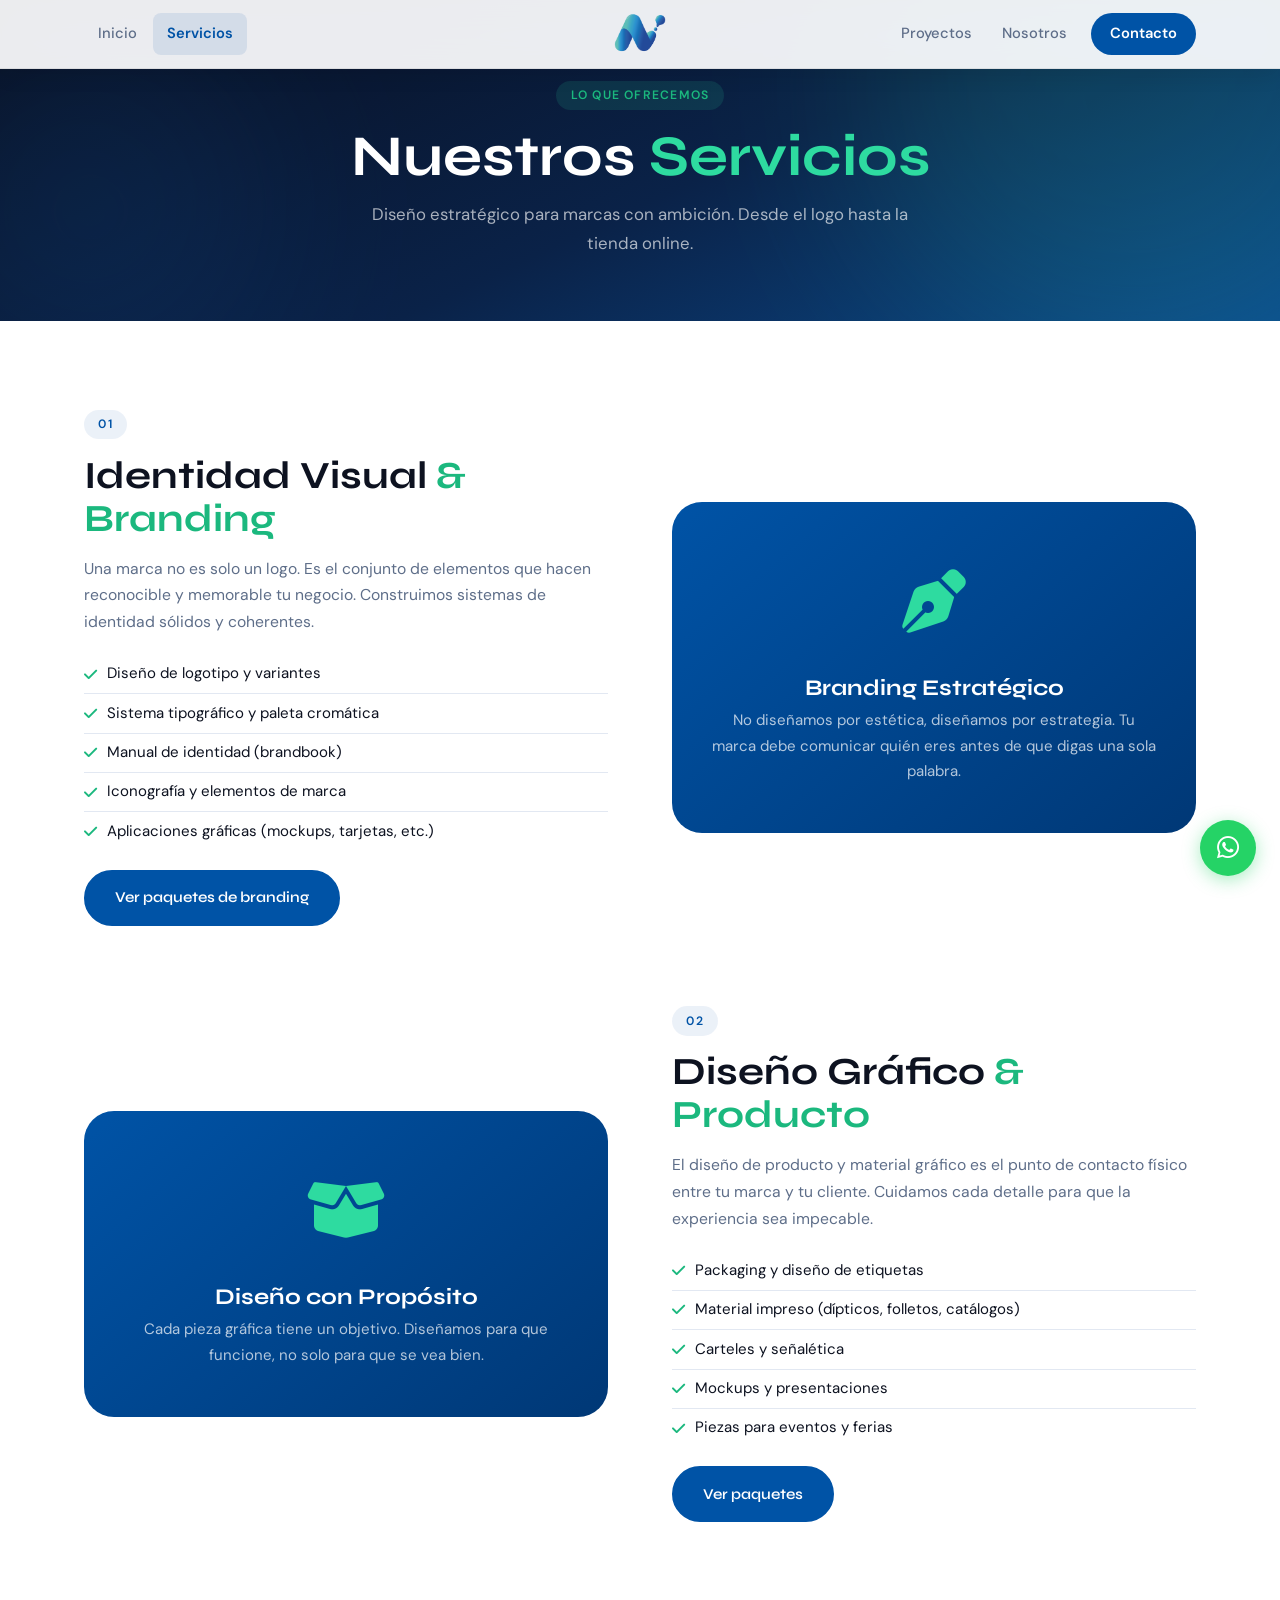
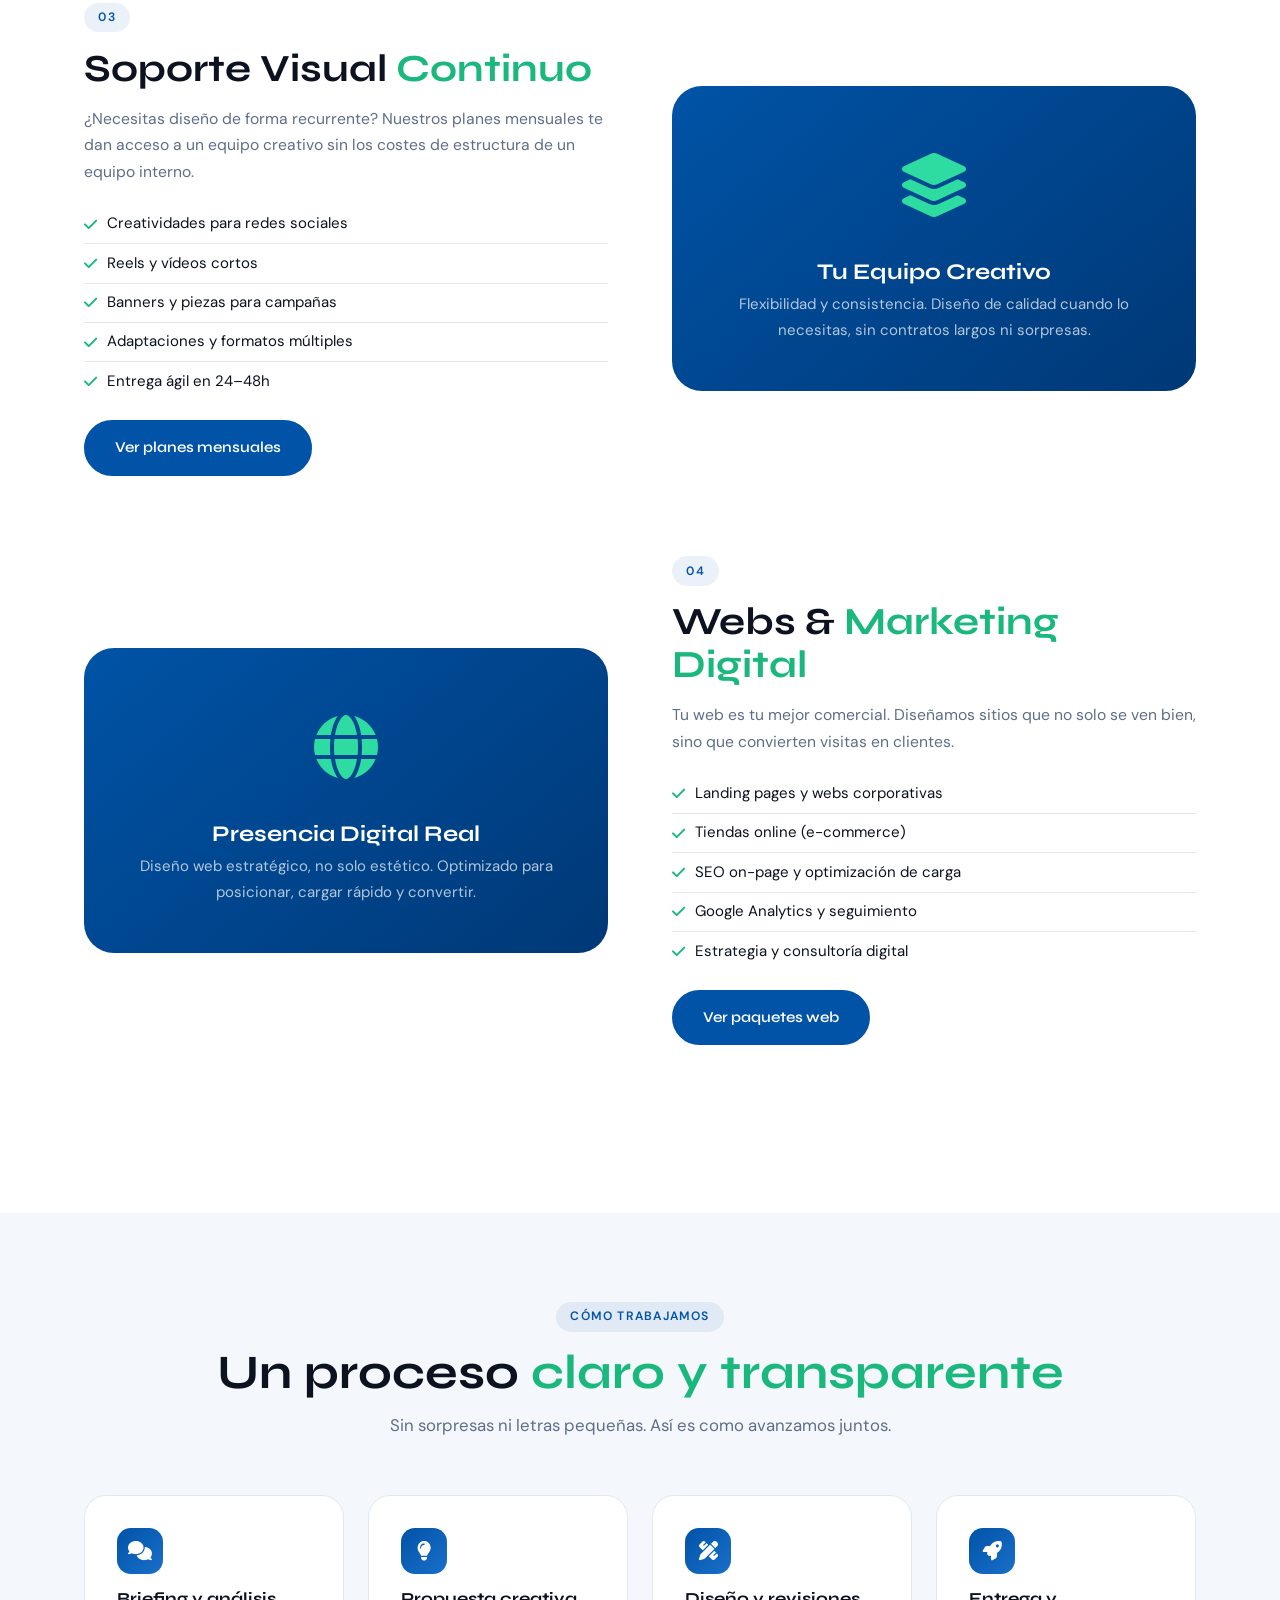
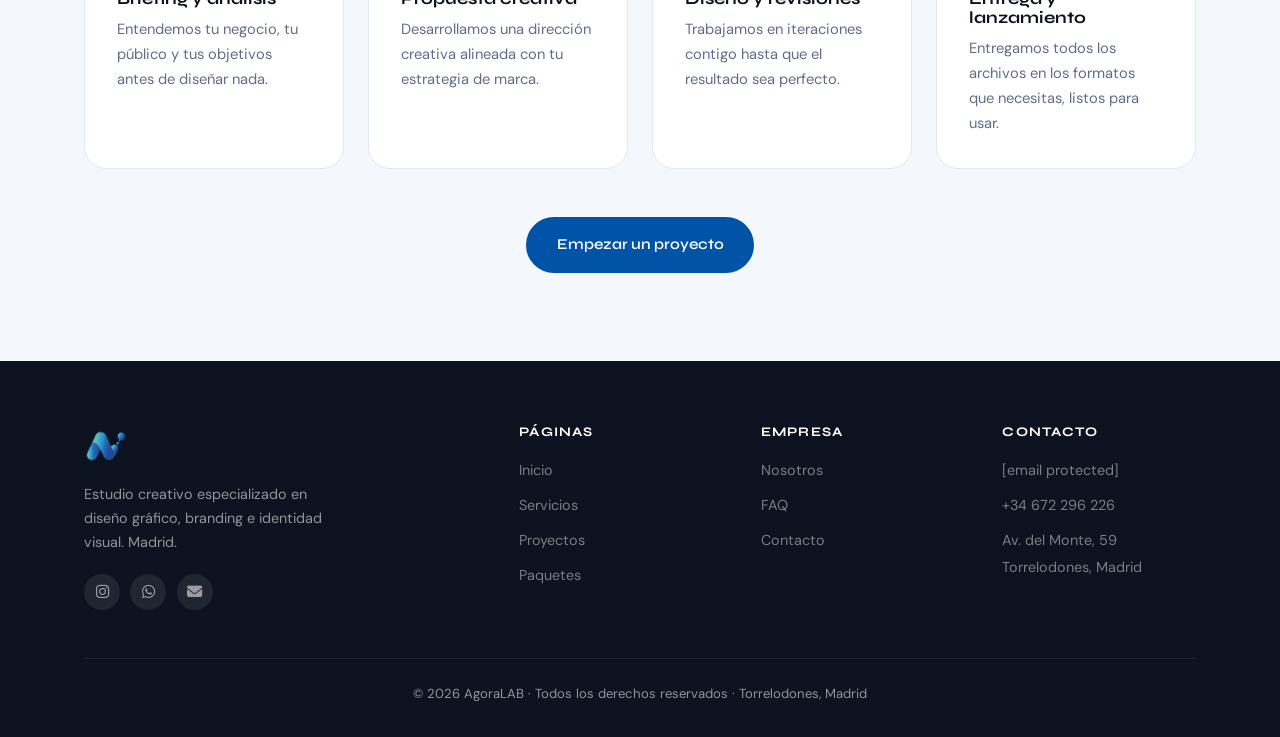
<file: servicios.html>
<!DOCTYPE html>
<html lang="es">
<head>
  <meta charset="UTF-8">
  <meta name="viewport" content="width=device-width, initial-scale=1.0">
  <title>Servicios de Diseño y Branding · AgoraLAB Madrid</title>
  <meta name="description" content="Identidad visual, branding, diseño gráfico, packaging, diseño web y marketing digital en Madrid. Servicios creativos profesionales para tu marca.">
  <meta name="robots" content="index, follow">
  <meta name="author" content="AgoraLAB – Ricardo Ruiz García">
  <link rel="canonical" href="https://www.agoralabb.com/servicios.html">
  <meta property="og:title" content="Servicios · AgoraLAB Madrid">
  <meta property="og:description" content="Identidad visual, branding, diseño gráfico y marketing digital en Madrid.">
  <meta property="og:type" content="website">
  <meta property="og:url" content="https://www.agoralabb.com/servicios.html">
  <meta property="og:image" content="https://www.agoralabb.com/images/logos/agora.png">
  <link rel="icon" type="image/png" href="images/favicon.png">
  <link rel="preconnect" href="https://fonts.googleapis.com">
  <link rel="preconnect" href="https://fonts.gstatic.com" crossorigin>
  <link href="https://fonts.googleapis.com/css2?family=Syne:wght@400;600;700;800&family=DM+Sans:wght@300;400;500&display=swap" rel="stylesheet">
  <link rel="stylesheet" href="https://cdnjs.cloudflare.com/ajax/libs/font-awesome/6.5.0/css/all.min.css">
  <link rel="stylesheet" href="styles.css">
  <script async src="https://www.googletagmanager.com/gtag/js?id=G-SX13ZG8QXY"></script>
  <script>window.dataLayer=window.dataLayer||[];function gtag(){dataLayer.push(arguments);}gtag('js',new Date());gtag('config','G-SX13ZG8QXY');</script>
  <style>
    .process { background: var(--light); }
    .process-grid { display:grid; grid-template-columns:repeat(auto-fit,minmax(220px,1fr)); gap:1.5rem; counter-reset:step; }
    .process-step {
      background:#fff; border:1px solid var(--border); border-radius:var(--r-l); padding:2rem;
      position:relative; counter-increment:step;
    }
    .process-step::before {
      content:counter(step,"0" decimal-leading-zero);
      font-family:'Syne',sans-serif; font-size:3rem; font-weight:800;
      color:rgba(0,83,166,.07); position:absolute; top:.8rem; right:1.2rem; line-height:1;
    }
    .process-step h3 { font-size:1.05rem; margin-bottom:.5rem; }
    .process-step p { color:var(--mid); font-size:.92rem; }
    .ps-icon { width:46px;height:46px;background:linear-gradient(135deg,var(--blue),var(--blue-l)); border-radius:var(--r-m); display:flex;align-items:center;justify-content:center; color:#fff;font-size:1.2rem;margin-bottom:1rem; }
    .svc-detail { background:#fff; }
    .svc-detail-grid { display:grid; grid-template-columns:1fr 1fr; gap:4rem; align-items:center; margin-bottom:5rem; }
    .svc-detail-grid:nth-child(even) .svc-detail-text { order:2; }
    .svc-detail-grid:nth-child(even) .svc-detail-visual { order:1; }
    @media(max-width:768px){ .svc-detail-grid{grid-template-columns:1fr;gap:2rem;} .svc-detail-grid:nth-child(even) .svc-detail-text{order:unset;} .svc-detail-grid:nth-child(even) .svc-detail-visual{order:unset;} }
    .svc-detail-text h2 { font-size:clamp(1.7rem,3vw,2.4rem); margin-bottom:1rem; }
    .svc-detail-text p { color:var(--mid); margin-bottom:1rem; font-size:.98rem; }
    .svc-checklist { list-style:none; padding:0; margin:1.2rem 0; }
    .svc-checklist li { display:flex; align-items:center; gap:.6rem; padding:.4rem 0; font-size:.94rem; border-bottom:1px solid var(--border); }
    .svc-checklist li:last-child { border:none; }
    .svc-checklist i { color:var(--teal-d); }
    .svc-visual-card { background:linear-gradient(140deg,var(--blue),var(--blue-d)); border-radius:var(--r-xl); padding:3rem 2.5rem; color:#fff; text-align:center; }
    .svc-visual-card .big-icon { font-size:4rem; color:var(--teal); margin-bottom:1rem; }
    .svc-visual-card h3 { color:#fff; font-size:1.4rem; margin-bottom:.5rem; }
    .svc-visual-card p { color:rgba(255,255,255,.7); font-size:.94rem; }
  </style>
</head>
<body>

<nav class="navbar" id="navbar">
  <div class="nav-inner">
    <div class="nav-left">
      <a href="index.html" class="nav-link" data-page="index.html">Inicio</a>
      <a href="servicios.html" class="nav-link" data-page="servicios.html">Servicios</a>
    </div>
    <a href="index.html" class="nav-logo" aria-label="AgoraLAB inicio">
      <img src="images/logos/agora.png" alt="AgoraLAB" width="44" height="44">
      <span class="nav-logo-name">AgoraLAB</span>
    </a>
    <div class="nav-right">
      <a href="proyectos.html" class="nav-link" data-page="proyectos.html">Proyectos</a>
      <a href="nosotros.html" class="nav-link" data-page="nosotros.html">Nosotros</a>
      <a href="contacto.html" class="nav-link nav-cta" data-page="contacto.html">Contacto</a>
    </div>
    <button class="nav-toggle" aria-label="Abrir menú" aria-expanded="false">
      <span class="bline"></span><span class="bline"></span><span class="bline"></span>
    </button>
  </div>
</nav>
<div class="nav-drawer" id="nav-drawer">
  <a href="index.html" class="drawer-link">Inicio <i class="fa-solid fa-arrow-right"></i></a>
  <a href="servicios.html" class="drawer-link active">Servicios <i class="fa-solid fa-arrow-right"></i></a>
  <a href="proyectos.html" class="drawer-link">Proyectos <i class="fa-solid fa-arrow-right"></i></a>
  
  <a href="nosotros.html" class="drawer-link">Nosotros <i class="fa-solid fa-arrow-right"></i></a>
  <a href="contacto.html" class="drawer-cta">Contactar ahora</a>
</div>

<!-- Page Hero -->
<section class="page-hero">
  <div class="hero-shapes" aria-hidden="true"><div class="hs hs1"></div><div class="hs hs2"></div></div>
  <div class="page-hero-content">
    <span class="tag tag-teal">Lo que ofrecemos</span>
    <h1>Nuestros <em>Servicios</em></h1>
    <p>Diseño estratégico para marcas con ambición. Desde el logo hasta la tienda online.</p>
  </div>
</section>

<!-- Servicios en detalle -->
<section class="svc-detail section-pad">
  <div class="container">

    <div class="svc-detail-grid animate">
      <div class="svc-detail-text">
        <span class="tag">01</span>
        <h2>Identidad Visual <em>& Branding</em></h2>
        <p>Una marca no es solo un logo. Es el conjunto de elementos que hacen reconocible y memorable tu negocio. Construimos sistemas de identidad sólidos y coherentes.</p>
        <ul class="svc-checklist">
          <li><i class="fa-solid fa-check"></i> Diseño de logotipo y variantes</li>
          <li><i class="fa-solid fa-check"></i> Sistema tipográfico y paleta cromática</li>
          <li><i class="fa-solid fa-check"></i> Manual de identidad (brandbook)</li>
          <li><i class="fa-solid fa-check"></i> Iconografía y elementos de marca</li>
          <li><i class="fa-solid fa-check"></i> Aplicaciones gráficas (mockups, tarjetas, etc.)</li>
        </ul>
        <a href="paquetes.html" class="btn btn-primary">Ver paquetes de branding</a>
      </div>
      <div class="svc-detail-visual">
        <div class="svc-visual-card">
          <div class="big-icon"><i class="fa-solid fa-pen-nib"></i></div>
          <h3>Branding Estratégico</h3>
          <p>No diseñamos por estética, diseñamos por estrategia. Tu marca debe comunicar quién eres antes de que digas una sola palabra.</p>
        </div>
      </div>
    </div>

    <div class="svc-detail-grid animate">
      <div class="svc-detail-text">
        <span class="tag">02</span>
        <h2>Diseño Gráfico <em>& Producto</em></h2>
        <p>El diseño de producto y material gráfico es el punto de contacto físico entre tu marca y tu cliente. Cuidamos cada detalle para que la experiencia sea impecable.</p>
        <ul class="svc-checklist">
          <li><i class="fa-solid fa-check"></i> Packaging y diseño de etiquetas</li>
          <li><i class="fa-solid fa-check"></i> Material impreso (dípticos, folletos, catálogos)</li>
          <li><i class="fa-solid fa-check"></i> Carteles y señalética</li>
          <li><i class="fa-solid fa-check"></i> Mockups y presentaciones</li>
          <li><i class="fa-solid fa-check"></i> Piezas para eventos y ferias</li>
        </ul>
        <a href="paquetes.html" class="btn btn-primary">Ver paquetes</a>
      </div>
      <div class="svc-detail-visual">
        <div class="svc-visual-card">
          <div class="big-icon"><i class="fa-solid fa-box-open"></i></div>
          <h3>Diseño con Propósito</h3>
          <p>Cada pieza gráfica tiene un objetivo. Diseñamos para que funcione, no solo para que se vea bien.</p>
        </div>
      </div>
    </div>

    <div class="svc-detail-grid animate">
      <div class="svc-detail-text">
        <span class="tag">03</span>
        <h2>Soporte Visual <em>Continuo</em></h2>
        <p>¿Necesitas diseño de forma recurrente? Nuestros planes mensuales te dan acceso a un equipo creativo sin los costes de estructura de un equipo interno.</p>
        <ul class="svc-checklist">
          <li><i class="fa-solid fa-check"></i> Creatividades para redes sociales</li>
          <li><i class="fa-solid fa-check"></i> Reels y vídeos cortos</li>
          <li><i class="fa-solid fa-check"></i> Banners y piezas para campañas</li>
          <li><i class="fa-solid fa-check"></i> Adaptaciones y formatos múltiples</li>
          <li><i class="fa-solid fa-check"></i> Entrega ágil en 24–48h</li>
        </ul>
        <a href="paquetes.html" class="btn btn-primary">Ver planes mensuales</a>
      </div>
      <div class="svc-detail-visual">
        <div class="svc-visual-card">
          <div class="big-icon"><i class="fa-solid fa-layer-group"></i></div>
          <h3>Tu Equipo Creativo</h3>
          <p>Flexibilidad y consistencia. Diseño de calidad cuando lo necesitas, sin contratos largos ni sorpresas.</p>
        </div>
      </div>
    </div>

    <div class="svc-detail-grid animate">
      <div class="svc-detail-text">
        <span class="tag">04</span>
        <h2>Webs & <em>Marketing Digital</em></h2>
        <p>Tu web es tu mejor comercial. Diseñamos sitios que no solo se ven bien, sino que convierten visitas en clientes.</p>
        <ul class="svc-checklist">
          <li><i class="fa-solid fa-check"></i> Landing pages y webs corporativas</li>
          <li><i class="fa-solid fa-check"></i> Tiendas online (e-commerce)</li>
          <li><i class="fa-solid fa-check"></i> SEO on-page y optimización de carga</li>
          <li><i class="fa-solid fa-check"></i> Google Analytics y seguimiento</li>
          <li><i class="fa-solid fa-check"></i> Estrategia y consultoría digital</li>
        </ul>
        <a href="paquetes.html" class="btn btn-primary">Ver paquetes web</a>
      </div>
      <div class="svc-detail-visual">
        <div class="svc-visual-card">
          <div class="big-icon"><i class="fa-solid fa-globe"></i></div>
          <h3>Presencia Digital Real</h3>
          <p>Diseño web estratégico, no solo estético. Optimizado para posicionar, cargar rápido y convertir.</p>
        </div>
      </div>
    </div>

  </div>
</section>

<!-- Proceso de trabajo -->
<section class="process section-pad">
  <div class="container">
    <div class="section-header animate">
      <span class="tag">Cómo trabajamos</span>
      <h2>Un proceso <em>claro y transparente</em></h2>
      <p class="section-sub">Sin sorpresas ni letras pequeñas. Así es como avanzamos juntos.</p>
    </div>
    <div class="process-grid">
      <div class="process-step animate d1">
        <div class="ps-icon"><i class="fa-solid fa-comments"></i></div>
        <h3>Briefing y análisis</h3>
        <p>Entendemos tu negocio, tu público y tus objetivos antes de diseñar nada.</p>
      </div>
      <div class="process-step animate d2">
        <div class="ps-icon"><i class="fa-solid fa-lightbulb"></i></div>
        <h3>Propuesta creativa</h3>
        <p>Desarrollamos una dirección creativa alineada con tu estrategia de marca.</p>
      </div>
      <div class="process-step animate d3">
        <div class="ps-icon"><i class="fa-solid fa-pen-ruler"></i></div>
        <h3>Diseño y revisiones</h3>
        <p>Trabajamos en iteraciones contigo hasta que el resultado sea perfecto.</p>
      </div>
      <div class="process-step animate">
        <div class="ps-icon"><i class="fa-solid fa-rocket"></i></div>
        <h3>Entrega y lanzamiento</h3>
        <p>Entregamos todos los archivos en los formatos que necesitas, listos para usar.</p>
      </div>
    </div>
    <div class="cta-row animate">
      <a href="contacto.html" class="btn btn-primary">Empezar un proyecto</a>
    </div>
  </div>
</section>

<!-- Footer -->
<footer class="footer">
  <div class="container">
    <div class="footer-grid">
      <div class="footer-brand">
        <img src="images/logos/agora.png" alt="AgoraLAB">
        <p>Estudio creativo especializado en diseño gráfico, branding e identidad visual. Madrid.</p>
        <div class="footer-socials">
          <a href="https://instagram.com/agoralab_" target="_blank" rel="noopener" aria-label="Instagram"><i class="fa-brands fa-instagram"></i></a>
          <a href="https://wa.me/34672296226" target="_blank" rel="noopener" aria-label="WhatsApp"><i class="fa-brands fa-whatsapp"></i></a>
          <a href="/cdn-cgi/l/email-protection#5d2b382f2938252b342e283c3164641d3a303c3431733e3230" aria-label="Email"><i class="fa-solid fa-envelope"></i></a>
        </div>
      </div>
      <div class="footer-col"><h4>Páginas</h4><ul><li><a href="index.html">Inicio</a></li><li><a href="servicios.html">Servicios</a></li><li><a href="proyectos.html">Proyectos</a></li><li><a href="paquetes.html">Paquetes</a></li></ul></div>
      <div class="footer-col"><h4>Empresa</h4><ul><li><a href="nosotros.html">Nosotros</a></li><li><a href="nosotros.html#faq">FAQ</a></li><li><a href="contacto.html">Contacto</a></li></ul></div>
      <div class="footer-col"><h4>Contacto</h4><ul><li><a href="/cdn-cgi/l/email-protection#1d6b786f6978656b746e687c7124245d7a707c7471337e7270"><span class="__cf_email__" data-cfemail="e096859294859896899395818cd9d9a0878d81898cce838f8d">[email&#160;protected]</span></a></li><li><a href="https://wa.me/34672296226">+34 672 296 226</a></li><li><a href="#">Av. del Monte, 59<br>Torrelodones, Madrid</a></li></ul></div>
    </div>
    <div class="footer-bottom"><p>© <span id="yr"></span> AgoraLAB · Todos los derechos reservados · Torrelodones, Madrid</p></div>
  </div>
</footer>
<a href="https://wa.me/34672296226" class="wa-float" target="_blank" rel="noopener" aria-label="WhatsApp"><i class="fa-brands fa-whatsapp"></i></a>
<div class="lightbox" id="lightbox" role="dialog" aria-modal="true" hidden>
  <button class="lb-close" id="lb-close" aria-label="Cerrar"><i class="fa-solid fa-xmark"></i></button>
  <button class="lb-arrow prev" id="lb-prev"><i class="fa-solid fa-chevron-left"></i></button>
  <div class="lb-img-wrap"><img id="lb-img" alt=""></div>
  <button class="lb-arrow next" id="lb-next"><i class="fa-solid fa-chevron-right"></i></button>
  <div class="lb-counter" id="lb-ctr"></div>
</div>
<script src="main.js"></script>
</body>
</html>
</file>
<file: styles.css>
/* ═══════════════════════════════════════════
   AGORALAB · DESIGN SYSTEM v3.0
   Fonts: Syne (display) + DM Sans (body)
═══════════════════════════════════════════ */

:root {
  --blue:       #0053A6;
  --blue-l:     #1A6FCA;
  --blue-d:     #003876;
  --teal:       #2EDBA0;
  --teal-d:     #1BB87E;
  --dark:       #0D1220;
  --dark-2:     #18213A;
  --mid:        #5E6E89;
  --light:      #F4F7FB;
  --border:     #E2E8F2;
  --white:      #FFFFFF;

  --r-s: 8px; --r-m: 14px; --r-l: 22px; --r-xl: 30px;
  --sh-s: 0 2px 8px rgba(0,0,0,.06);
  --sh-m: 0 8px 28px rgba(0,0,0,.1);
  --sh-l: 0 20px 56px rgba(0,0,0,.15);
  --ease: .3s cubic-bezier(.4,0,.2,1);
}

*, *::before, *::after { box-sizing: border-box; margin: 0; padding: 0; }
html { scroll-behavior: smooth; }
html, body { width: 100%; overflow-x: hidden; }

body {
  font-family: 'DM Sans', sans-serif;
  color: var(--dark);
  background: var(--white);
  line-height: 1.7;
  font-size: 1rem;
}

/* Hero section starts behind fixed navbar — no padding needed since hero is full viewport */
/* Inner pages need top offset */
.page-hero { padding-top: 8rem; }

img { max-width: 100%; height: auto; display: block; }
a { text-decoration: none; color: inherit; }
ul { list-style: none; }
h1,h2,h3,h4 { font-family: 'Syne', sans-serif; line-height: 1.12; font-weight: 700; }
em { font-style: normal; color: var(--teal-d); }

.container { max-width: 1160px; margin: 0 auto; padding: 0 1.5rem; }
.section-pad { padding: 5.5rem 0; }

.section-header { text-align: center; margin-bottom: 3.5rem; }
.section-header h2 { font-size: clamp(1.9rem, 4vw, 3rem); margin-bottom: .7rem; }
.section-sub { color: var(--mid); max-width: 540px; margin: 0 auto; font-size: 1.05rem; }

/* Tags */
.tag {
  display: inline-block; font-size: .76rem; font-weight: 600;
  letter-spacing: .1em; text-transform: uppercase;
  color: var(--blue); background: rgba(0,83,166,.08);
  border-radius: 30px; padding: .28rem .9rem; margin-bottom: .9rem;
}
.tag-teal { color: var(--teal-d); background: rgba(46,219,160,.12); }

/* Buttons */
.btn {
  display: inline-flex; align-items: center; gap: .5rem;
  padding: .82rem 1.8rem; border-radius: 50px;
  font-family: 'Syne', sans-serif; font-weight: 600; font-size: .94rem;
  cursor: pointer; border: 2px solid transparent;
  transition: transform var(--ease), box-shadow var(--ease), background var(--ease), color var(--ease), border-color var(--ease);
  white-space: nowrap;
}
.btn:hover { transform: translateY(-2px); box-shadow: 0 8px 22px rgba(0,0,0,.18); }
.btn-primary   { background: var(--blue); color: #fff; border-color: var(--blue); }
.btn-primary:hover { background: var(--blue-d); border-color: var(--blue-d); }
.btn-outline   { background: transparent; color: var(--blue); border-color: var(--blue); }
.btn-outline:hover { background: var(--blue); color: #fff; }
.btn-light     { background: rgba(255,255,255,.13); color: #fff; border: 2px solid rgba(255,255,255,.4); }
.btn-light:hover { background: rgba(255,255,255,.22); border-color: #fff; }
.btn-ghost     { background: transparent; color: rgba(255,255,255,.7); border: none; padding-left: 0; padding-right: 0; }
.btn-ghost:hover { color: #fff; transform: none; box-shadow: none; }
.btn-block     { width: 100%; justify-content: center; }

/* Animate on scroll — content is VISIBLE by default to prevent blank pages.
   JS adds .anim-ready to body only after observers are set up. */
.animate { transition: opacity .7s ease, transform .7s ease; }
body.anim-ready .animate { opacity: 0; transform: translateY(28px); }
body.anim-ready .animate.visible { opacity: 1; transform: none; }
.d1 { transition-delay: .1s; }
.d2 { transition-delay: .2s; }
.d3 { transition-delay: .3s; }

.cta-row { text-align: center; margin-top: 3rem; }

/* ══════════ NAVBAR ══════════ */
.navbar {
  position: fixed; top: 0; left: 0; right: 0; z-index: 1000;
  background: transparent;
  border-bottom: 1px solid transparent;
  box-shadow: none;
  transition: background .35s ease, border-color .35s ease, box-shadow .35s ease, backdrop-filter .35s ease, transform .4s cubic-bezier(.4,0,.2,1);
  will-change: transform;
}
/* Glass after scrolling past hero */
.navbar.scrolled {
  background: rgba(255,255,255,.92);
  backdrop-filter: blur(20px) saturate(180%);
  -webkit-backdrop-filter: blur(20px) saturate(180%);
  border-bottom: 1px solid rgba(0,0,0,.07);
  box-shadow: 0 4px 22px rgba(0,0,0,.09);
}
/* Always opaque when drawer is open */
.navbar.drawer-open {
  background: rgba(255,255,255,.98) !important;
  backdrop-filter: blur(20px);
  -webkit-backdrop-filter: blur(20px);
  border-bottom: 1px solid var(--border);
  box-shadow: 0 4px 22px rgba(0,0,0,.09);
}
.navbar.nav-hidden { transform: translateY(-110%); }

/* Nav links white when transparent (over dark hero) */
.navbar:not(.scrolled):not(.drawer-open) .nav-link { color: rgba(255,255,255,.82); }
.navbar:not(.scrolled):not(.drawer-open) .nav-link:hover { color: #fff; background: rgba(255,255,255,.12); }
.navbar:not(.scrolled):not(.drawer-open) .nav-link.active { color: #fff; background: rgba(255,255,255,.15); font-weight: 600; }
.navbar:not(.scrolled):not(.drawer-open) .nav-cta { background: rgba(255,255,255,.18) !important; border: 1.5px solid rgba(255,255,255,.5); color: #fff !important; }
.navbar:not(.scrolled):not(.drawer-open) .nav-cta:hover { background: rgba(255,255,255,.3) !important; }
.navbar:not(.scrolled):not(.drawer-open) .bline { background: #fff; }

.nav-inner {
  max-width: 1160px; margin: 0 auto;
  display: grid;
  grid-template-columns: 1fr auto 1fr;
  align-items: center;
  padding: 0 1.5rem;
  height: 68px;
}

/* Left links */
.nav-left, .nav-right {
  display: flex; align-items: center; gap: .2rem;
}
.nav-right { justify-content: flex-end; }

/* Center logo */
.nav-logo {
  display: flex; flex-direction: row;
  align-items: center; justify-content: center;
  padding: .3rem .6rem;
}
.nav-logo img { width: 58px; height: 58px; object-fit: contain; }
.nav-logo-name { display: none; }

.nav-link {
  font-family: 'DM Sans', sans-serif; font-size: .92rem; font-weight: 500;
  color: var(--mid); padding: .5rem .85rem; border-radius: var(--r-s);
  transition: color var(--ease), background var(--ease);
  white-space: nowrap;
}
.nav-link:hover { color: var(--dark); background: var(--light); }
.nav-link.active { color: var(--blue); background: rgba(0,83,166,.10); font-weight: 600; }

.nav-cta {
  background: var(--blue); color: #fff !important;
  padding: .5rem 1.2rem; border-radius: 30px; margin-left: .4rem;
  font-weight: 600;
}
.nav-cta:hover { background: var(--blue-d) !important; }

/* Hamburger */
.nav-toggle {
  display: none; flex-direction: column; justify-content: center; gap: 5px;
  background: none; border: none; cursor: pointer;
  padding: 4px; width: 38px; height: 38px; margin-left: auto;
}
.bline {
  display: block; width: 22px; height: 2px;
  background: var(--dark); border-radius: 2px;
  transition: transform var(--ease), opacity var(--ease);
  transform-origin: center;
}
.nav-toggle.open .bline:nth-child(1) { transform: translateY(7px) rotate(45deg); }
.nav-toggle.open .bline:nth-child(2) { opacity: 0; transform: scaleX(0); }
.nav-toggle.open .bline:nth-child(3) { transform: translateY(-7px) rotate(-45deg); }

/* Mobile drawer */
@media (max-width: 860px) {
  .nav-inner { grid-template-columns: 1fr auto; }
  .nav-left, .nav-right { display: none; }
  .nav-logo { flex-direction: row; gap: 0; justify-content: center; }
  .nav-logo-name { display: none; }
  .nav-toggle { display: flex; }

  .nav-drawer {
    position: fixed; top: 68px; left: 0; right: 0; bottom: 0;
    background: var(--white); z-index: 999;
    padding: 1.5rem 1.5rem 2rem;
    display: flex; flex-direction: column;
    gap: .4rem;
    transform: translateX(100%);
    transition: transform .35s cubic-bezier(.4,0,.2,1);
    overflow-y: auto;
    border-top: 1px solid var(--border);
  }
  .nav-drawer.open { transform: translateX(0); }

  .drawer-link {
    font-family: 'Syne', sans-serif; font-size: 1.25rem; font-weight: 700;
    color: var(--dark); padding: 1rem 0;
    border-bottom: 1px solid var(--border);
    display: flex; align-items: center; justify-content: space-between;
    transition: color var(--ease);
  }
  .drawer-link:hover, .drawer-link.active { color: var(--blue); }
  .drawer-link i { font-size: .85rem; color: var(--mid); }

  .drawer-cta {
    margin-top: 1.5rem; text-align: center;
    background: var(--blue); color: #fff;
    padding: 1rem; border-radius: var(--r-l);
    font-family: 'Syne', sans-serif; font-weight: 700; font-size: 1.05rem;
  }
  .drawer-cta:hover { background: var(--blue-d); }
}

@media (min-width: 861px) {
  .nav-drawer { display: none; }
}

/* ══════════ FOOTER ══════════ */
.footer {
  background: var(--dark); color: rgba(255,255,255,.55);
  padding: 4rem 0 2rem;
}
.footer-grid {
  display: grid; grid-template-columns: 2fr 1fr 1fr 1fr; gap: 3rem;
  margin-bottom: 3rem;
}
@media (max-width: 768px) {
  .footer-grid { grid-template-columns: 1fr 1fr; }
  .footer-brand { grid-column: 1/-1; }
}
@media (max-width: 420px) { .footer-grid { grid-template-columns: 1fr; } }

.footer-brand img { width: 44px; margin-bottom: .9rem; }
.footer-brand p { font-size: .9rem; max-width: 270px; line-height: 1.65; }
.footer-socials { display: flex; gap: .65rem; margin-top: 1.2rem; }
.footer-socials a {
  width: 36px; height: 36px; border-radius: 50%;
  background: rgba(255,255,255,.08);
  display: flex; align-items: center; justify-content: center;
  color: rgba(255,255,255,.55); font-size: .95rem;
  transition: background var(--ease), color var(--ease), transform var(--ease);
}
.footer-socials a:hover { background: var(--blue); color: #fff; transform: translateY(-2px); }

.footer-col h4 {
  font-family: 'Syne', sans-serif; font-size: .82rem; font-weight: 700;
  text-transform: uppercase; letter-spacing: .09em;
  color: #fff; margin-bottom: 1rem;
}
.footer-col ul { display: flex; flex-direction: column; gap: .5rem; }
.footer-col a { font-size: .9rem; color: rgba(255,255,255,.45); transition: color var(--ease); }
.footer-col a:hover { color: #fff; }

.footer-bottom {
  padding-top: 1.5rem; border-top: 1px solid rgba(255,255,255,.08);
  text-align: center; font-size: .82rem;
}

/* WhatsApp float */
.wa-float {
  position: fixed; bottom: 1.5rem; right: 1.5rem;
  width: 56px; height: 56px; background: #25D366; color: #fff;
  border-radius: 50%; display: flex; align-items: center; justify-content: center;
  font-size: 1.6rem; z-index: 900; box-shadow: 0 4px 18px rgba(37,211,102,.4);
  transition: transform var(--ease), box-shadow var(--ease);
}
.wa-float:hover { transform: scale(1.1); box-shadow: 0 8px 28px rgba(37,211,102,.5); }

/* ══════════ HERO (home) ══════════ */
.hero {
  min-height: 100svh;
  background: linear-gradient(155deg,#080E1E 0%,#0A2248 48%,#0B4A8C 82%,#0D5EAB 100%);
  display: flex; flex-direction: column;
  align-items: center; justify-content: center;
  color: #fff; text-align: center;
  position: relative; overflow: hidden;
  padding: 7rem 1.5rem 5rem;
}
.hero-shapes { position: absolute; inset: 0; pointer-events: none; overflow: hidden; }
.hs { position: absolute; border-radius: 50%; filter: blur(90px); opacity: .17; }
.hs1 { width: 580px; height: 580px; background: var(--teal); top: -200px; right: -150px; animation: hs 14s ease-in-out infinite; }
.hs2 { width: 380px; height: 380px; background: var(--blue-l); bottom: -80px; left: -100px; animation: hs 18s ease-in-out infinite reverse; }
.hs3 { width: 220px; height: 220px; background: var(--teal); bottom: 25%; right: 12%; animation: hs 10s ease-in-out infinite 3s; }
@keyframes hs { 0%,100%{transform:translate(0,0) scale(1)} 50%{transform:translate(18px,-28px) scale(1.06)} }

.hero-content { position: relative; z-index: 1; max-width: 820px; }
.hero-badge {
  display: inline-flex; align-items: center; gap: .5rem;
  background: rgba(255,255,255,.1); border: 1px solid rgba(255,255,255,.2);
  backdrop-filter: blur(8px); padding: .38rem 1rem; border-radius: 30px;
  font-size: .8rem; font-weight: 500; letter-spacing: .04em; color: var(--teal);
  margin-bottom: 1.8rem;
}
.hero-badge i { font-size: .72rem; }

.hero-title {
  font-size: clamp(2.6rem, 6.5vw, 4.8rem); font-weight: 800;
  letter-spacing: -.03em; color: #fff; margin-bottom: 1.2rem;
  line-height: 1.08;
}
.hero-title em { color: var(--teal); }

.hero-sub {
  font-size: .95rem; color: rgba(255,255,255,.6);
  letter-spacing: .13em; text-transform: uppercase; font-weight: 300;
  margin-bottom: 2.5rem;
}

.hero-btns { display: flex; gap: .8rem; flex-wrap: wrap; justify-content: center; }

.hero-stats {
  display: flex; align-items: center; justify-content: center;
  gap: 2.5rem; margin-top: 3.5rem; padding-top: 2rem;
  border-top: 1px solid rgba(255,255,255,.12);
}
.stat strong { display: block; font-family: 'Syne',sans-serif; font-size: 2rem; font-weight: 800; color: var(--teal); }
.stat span { font-size: .78rem; color: rgba(255,255,255,.5); text-transform: uppercase; letter-spacing: .06em; }
.stat-div { width: 1px; height: 40px; background: rgba(255,255,255,.15); }

.scroll-cue {
  position: absolute; bottom: 1.8rem; left: 50%; transform: translateX(-50%);
  color: rgba(255,255,255,.35); font-size: 1.1rem;
  animation: scue 2s ease-in-out infinite;
}
@keyframes scue { 0%,100%{transform:translateX(-50%) translateY(0)} 50%{transform:translateX(-50%) translateY(7px)} }

/* ══════════ PAGE HERO (inner pages) ══════════ */
.page-hero {
  background: linear-gradient(155deg,#080E1E 0%,#0A2248 55%,#0B4A8C 100%);
  color: #fff; padding: 5rem 1.5rem 4rem; text-align: center;
  position: relative; overflow: hidden;
}
.page-hero .hs { opacity: .12; }
.page-hero-content { position: relative; z-index: 1; }
.page-hero h1 { font-size: clamp(2rem, 5vw, 3.6rem); color: #fff; margin-bottom: .7rem; }
.page-hero h1 em { color: var(--teal); }
.page-hero p { color: rgba(255,255,255,.65); max-width: 560px; margin: 0 auto; font-size: 1.05rem; }

/* ══════════ SERVICES SECTION ══════════ */
.services { background: var(--light); }
.services-grid { display: grid; grid-template-columns: repeat(auto-fit,minmax(255px,1fr)); gap: 1.5rem; }
.svc-card {
  background: #fff; border: 1px solid var(--border); border-radius: var(--r-l);
  padding: 2rem; transition: transform var(--ease), box-shadow var(--ease), border-color var(--ease);
}
.svc-card:hover { transform: translateY(-4px); box-shadow: var(--sh-l); border-color: var(--blue-l); }
.svc-icon {
  width: 52px; height: 52px;
  background: linear-gradient(135deg,var(--blue),var(--blue-l));
  border-radius: var(--r-m); display: flex; align-items: center; justify-content: center;
  color: #fff; font-size: 1.3rem; margin-bottom: 1.2rem;
}
.svc-card h3 { font-size: 1.1rem; margin-bottom: .55rem; }
.svc-card p { color: var(--mid); font-size: .94rem; margin-bottom: 1.2rem; }
.svc-link { display: inline-flex; align-items: center; gap: .4rem; font-size: .88rem; font-weight: 600; color: var(--blue); transition: gap var(--ease); }
.svc-link:hover { gap: .7rem; }

/* ══════════ PACKAGE CARDS ══════════ */
.pkg-grid { display: grid; grid-template-columns: repeat(auto-fit,minmax(280px,1fr)); gap: 1.5rem; }
.pkg-card {
  background: #fff; border: 1.5px solid var(--border); border-radius: var(--r-l);
  padding: 2rem; display: flex; flex-direction: column;
  transition: border-color var(--ease), box-shadow var(--ease);
  position: relative; overflow: hidden;
}
.pkg-card.featured { border-color: var(--blue); box-shadow: 0 0 0 1px var(--blue), var(--sh-m); }
.pkg-badge {
  position: absolute; top: 1.1rem; right: 1.1rem;
  background: var(--teal-d); color: #fff;
  font-size: .7rem; font-weight: 700; letter-spacing: .05em; text-transform: uppercase;
  padding: .22rem .7rem; border-radius: 20px;
}
.pkg-card h3 { font-size: 1.25rem; margin-bottom: .4rem; }
.pkg-price { font-family: 'Syne',sans-serif; font-size: 2.1rem; font-weight: 800; color: var(--blue); line-height: 1; }
.pkg-price span { font-size: 1rem; color: var(--mid); font-weight: 500; }
.pkg-period { font-size: .78rem; color: var(--mid); margin-bottom: 1.4rem; }
.pkg-features { list-style: none; padding: 0; margin: 0 0 1.5rem; flex: 1; }
.pkg-features li {
  display: flex; align-items: flex-start; gap: .55rem;
  padding: .38rem 0; font-size: .93rem;
  border-bottom: 1px solid var(--light);
}
.pkg-features li:last-child { border: none; }
.pkg-features i { color: var(--teal-d); margin-top: .25rem; flex-shrink: 0; }

/* ══════════ ACCORDION / CATEGORY ══════════ */
.accordion { border: 1px solid var(--border); border-radius: var(--r-l); margin-bottom: .9rem; overflow: hidden; }
.accordion.open { box-shadow: var(--sh-m); }
.acc-toggle {
  width: 100%; background: #fff; color: var(--dark); border: none;
  padding: 1.2rem 1.5rem; font-family: 'Syne',sans-serif; font-size: .98rem; font-weight: 700;
  display: flex; justify-content: space-between; align-items: center;
  cursor: pointer; gap: 1rem; text-align: left; transition: background var(--ease);
}
.acc-toggle:hover { background: var(--light); }
.accordion.open .acc-toggle { background: var(--blue); color: #fff; }
.acc-icon { transition: transform .35s cubic-bezier(.4,0,.2,1); flex-shrink: 0; }
.accordion.open .acc-icon { transform: rotate(180deg); }
.acc-icon-cat { margin-right: .5rem; color: var(--teal-d); }
.accordion.open .acc-icon-cat { color: var(--teal); }
.acc-body { max-height: 0; overflow: hidden; transition: max-height .5s cubic-bezier(.4,0,.2,1); }
.accordion.open .acc-body { max-height: 1000px; }
.acc-inner { padding: 1.5rem; }

/* Mobile pkg slider */
.pkg-slider-wrap { position: relative; }
.pkg-track { display: flex; transition: transform .42s cubic-bezier(.4,0,.2,1); }
.pkg-track .pkg-card { flex: 0 0 100%; }
.slider-nav {
  display: flex; align-items: center; justify-content: center;
  gap: 1rem; margin-top: 1.2rem;
}
.sl-btn {
  width: 38px; height: 38px; border-radius: 50%;
  background: #fff; border: 1.5px solid var(--border); color: var(--dark);
  font-size: .85rem; cursor: pointer;
  display: flex; align-items: center; justify-content: center;
  transition: background var(--ease), border-color var(--ease), transform var(--ease);
}
.sl-btn:hover { background: var(--blue); border-color: var(--blue); color: #fff; transform: scale(1.1); }
.sl-dots { display: flex; gap: 6px; }
.sl-dot { width: 7px; height: 7px; border-radius: 50%; background: var(--border); cursor: pointer; transition: background var(--ease), transform var(--ease); }
.sl-dot.on { background: var(--blue); transform: scale(1.3); }

@media (min-width: 768px) {
  .pkg-track { display: grid; grid-template-columns: repeat(3,1fr); gap: 1.25rem; transform: none !important; }
  .pkg-track .pkg-card { flex: unset; }
  .slider-nav { display: none; }
}

/* ══════════ GALLERY ══════════ */
.gallery { display: grid; grid-template-columns: repeat(auto-fill,minmax(200px,1fr)); gap: .8rem; }
.gallery.logos-g { grid-template-columns: repeat(auto-fill,minmax(145px,1fr)); }
.gallery img {
  width: 100%; aspect-ratio: 4/3; object-fit: cover;
  border-radius: var(--r-m); cursor: pointer; display: none;
  transition: transform var(--ease), box-shadow var(--ease);
}
.gallery.logos-g img { aspect-ratio: 1/1; object-fit: contain; background: var(--light); padding: .7rem; }
.gallery img.show { display: block; }
.gallery img:hover { transform: scale(1.025); box-shadow: var(--sh-m); }

.project-card {
  background: #fff; border: 1px solid var(--border); border-radius: var(--r-xl);
  padding: 2rem; margin-bottom: 2rem; transition: box-shadow var(--ease);
}
.project-card:hover { box-shadow: var(--sh-m); }
.proj-head { display: flex; justify-content: space-between; align-items: flex-start; flex-wrap: wrap; gap: 1rem; margin-bottom: 1.5rem; }
.proj-head h3 { font-size: 1.35rem; margin-bottom: .25rem; }
.proj-desc { color: var(--mid); font-size: .93rem; }
.proj-tag { display: inline-block; font-size: .73rem; font-weight: 600; text-transform: uppercase; letter-spacing: .08em; color: var(--blue); background: rgba(0,83,166,.08); border-radius: 20px; padding: .32rem .85rem; white-space: nowrap; }

.tog-btn {
  display: inline-flex; align-items: center; gap: .5rem; margin-top: 1rem;
  background: none; border: 1.5px solid var(--blue); color: var(--blue);
  padding: .55rem 1.35rem; border-radius: 30px;
  font-family: 'Syne',sans-serif; font-weight: 600; font-size: .88rem; cursor: pointer;
  transition: background var(--ease), color var(--ease);
}
.tog-btn:hover { background: var(--blue); color: #fff; }
.tog-btn .chevron { transition: transform .3s; }
.tog-btn.expanded .chevron { transform: rotate(180deg); }

/* ══════════ FAQ ══════════ */
.faq-list { margin-top: .5rem; }
.faq-item { border: 1px solid var(--border); border-radius: var(--r-m); margin-bottom: .7rem; overflow: hidden; }
details summary {
  font-family: 'Syne',sans-serif; font-weight: 600; font-size: .98rem;
  cursor: pointer; padding: 1rem 1.2rem;
  display: flex; align-items: center; gap: .75rem;
  list-style: none; outline: none;
  transition: background var(--ease);
}
details summary::-webkit-details-marker { display: none; }
details summary:hover, details[open] summary { background: var(--light); }
details summary i { color: var(--blue); flex-shrink: 0; }
details p { padding: 0 1.2rem 1rem 3.1rem; color: var(--mid); font-size: .93rem; line-height: 1.75; }

/* ══════════ ABOUT PAGE ══════════ */
.about-hero-grid { display: grid; grid-template-columns: 1fr 1fr; gap: 4rem; align-items: center; }
@media (max-width: 768px) { .about-hero-grid { grid-template-columns: 1fr; gap: 2.5rem; } }
.about-text h2 { font-size: clamp(1.8rem,3.5vw,2.8rem); margin-bottom: 1.2rem; }
.about-text p { color: var(--mid); font-size: 1rem; margin-bottom: 1rem; line-height: 1.8; }
.about-values { display: flex; gap: 1.5rem; flex-wrap: wrap; margin: 1.6rem 0; }
.val-item { display: flex; align-items: center; gap: .5rem; font-size: .9rem; font-weight: 500; color: var(--dark); }
.val-item i { color: var(--blue); }
/* val-items inside dark about-strip */
.about-strip .val-item { color: rgba(255,255,255,.85); }
.about-strip .val-item i { color: var(--teal); }

.founder-card {
  background: linear-gradient(140deg,var(--blue),var(--blue-d));
  border-radius: var(--r-xl); padding: 2.5rem; color: #fff; text-align: center;
  position: relative; overflow: hidden;
}
.founder-card::before { content:''; position: absolute; top:-50px; right:-50px; width: 180px; height: 180px; background: rgba(46,219,160,.12); border-radius: 50%; }
.founder-avatar {
  width: 90px; height: 90px; background: rgba(255,255,255,.15);
  border-radius: 50%; display: flex; align-items: center; justify-content: center;
  font-size: 2.5rem; margin: 0 auto 1.2rem;
}
.founder-card h3 { font-size: 1.4rem; color: #fff; margin-bottom: .3rem; }
.founder-card .role { font-size: .85rem; color: rgba(255,255,255,.6); text-transform: uppercase; letter-spacing: .08em; margin-bottom: 1.2rem; }
.founder-card p { color: rgba(255,255,255,.75); font-size: .94rem; line-height: 1.75; }
.founder-stat { display: inline-block; margin-top: 1.2rem; font-family: 'Syne',sans-serif; font-size: 2.2rem; font-weight: 800; color: var(--teal); }

.timeline { position: relative; padding-left: 2rem; }
.timeline::before { content:''; position: absolute; left: .7rem; top: 0; bottom: 0; width: 2px; background: var(--border); }
.tl-item { position: relative; margin-bottom: 2rem; padding-left: 1.5rem; }
.tl-dot { position: absolute; left: -1.55rem; top: .5rem; width: 12px; height: 12px; background: var(--blue); border-radius: 50%; border: 3px solid #fff; box-shadow: 0 0 0 2px var(--blue); }
.tl-year { font-size: .78rem; font-weight: 700; color: var(--blue); text-transform: uppercase; letter-spacing: .08em; margin-bottom: .2rem; }
.tl-item h4 { font-size: 1rem; margin-bottom: .3rem; }
.tl-item p { color: var(--mid); font-size: .92rem; }

/* ══════════ CONTACT ══════════ */
.contact-grid { display: grid; grid-template-columns: 1fr 1fr; gap: 3rem; align-items: start; }
@media (max-width: 768px) { .contact-grid { grid-template-columns: 1fr; } }
.contact-form {
  background: #fff; border-radius: var(--r-xl); padding: 2.5rem;
  border: 1px solid var(--border); box-shadow: var(--sh-s);
  display: flex; flex-direction: column; gap: 1.2rem;
}
.form-field { display: flex; flex-direction: column; gap: .45rem; }
.form-field label { font-family: 'Syne',sans-serif; font-size: .88rem; font-weight: 600; color: var(--dark); }
.form-field label span { color: var(--blue); }
.form-field input, .form-field textarea, .form-field select {
  padding: .82rem 1rem; border: 1.5px solid var(--border); border-radius: var(--r-m);
  font-family: 'DM Sans',sans-serif; font-size: .95rem; color: var(--dark); background: #fff;
  transition: border-color var(--ease), box-shadow var(--ease);
  -webkit-appearance: none; appearance: none;
}
.form-field input:focus, .form-field textarea:focus, .form-field select:focus {
  outline: none; border-color: var(--blue); box-shadow: 0 0 0 3px rgba(0,83,166,.1);
}
.form-field textarea { resize: vertical; min-height: 120px; }
.form-ok { background: #d1fae5; color: #065f46; padding: .8rem 1rem; border-radius: var(--r-m); font-size: .93rem; text-align: center; }
.form-err { background: #fee2e2; color: #991b1b; padding: .8rem 1rem; border-radius: var(--r-m); font-size: .93rem; text-align: center; }

.contact-info h3 { font-size: 1.3rem; margin-bottom: 1.4rem; }
.c-methods { display: flex; flex-direction: column; gap: .8rem; margin-bottom: 1.8rem; }
.c-method {
  display: flex; align-items: center; gap: 1rem;
  background: #fff; border: 1px solid var(--border); border-radius: var(--r-m);
  padding: .9rem 1.2rem;
  transition: border-color var(--ease), transform var(--ease), box-shadow var(--ease);
}
.c-method:hover { border-color: var(--blue-l); transform: translateX(4px); box-shadow: var(--sh-s); }
.c-icon { width: 44px; height: 44px; border-radius: var(--r-m); display: flex; align-items: center; justify-content: center; font-size: 1.2rem; color: #fff; flex-shrink: 0; }
.c-icon.gmail { background: #EA4335; }
.c-icon.wa    { background: #25D366; }
.c-icon.ig    { background: linear-gradient(135deg,#F58529,#DD2A7B,#8134AF); }
.c-method strong { display: block; font-family: 'Syne',sans-serif; font-size: .88rem; margin-bottom: .08rem; }
.c-method span { font-size: .83rem; color: var(--mid); }
.map-wrap { border-radius: var(--r-l); overflow: hidden; border: 1px solid var(--border); }

/* ══════════ LIGHTBOX ══════════ */
.lightbox {
  position: fixed; inset: 0; background: rgba(0,0,0,.93);
  display: flex; align-items: center; justify-content: center;
  z-index: 9999; opacity: 0; pointer-events: none;
  transition: opacity .25s ease;
}
.lightbox:not([hidden]) { opacity: 1; pointer-events: auto; }
.lightbox[hidden] { display: flex; }
.lb-img-wrap img { max-width: 90vw; max-height: 86vh; border-radius: var(--r-m); object-fit: contain; box-shadow: 0 30px 80px rgba(0,0,0,.6); }
.lb-close {
  position: fixed; top: 1.2rem; right: 1.4rem;
  background: rgba(255,255,255,.12); border: none; color: #fff;
  font-size: 1.4rem; width: 44px; height: 44px; border-radius: 50%;
  cursor: pointer; display: flex; align-items: center; justify-content: center;
  transition: background var(--ease);
}
.lb-close:hover { background: rgba(255,255,255,.22); }
.lb-arrow {
  position: fixed; top: 50%; transform: translateY(-50%);
  background: rgba(255,255,255,.1); border: 1px solid rgba(255,255,255,.2);
  color: #fff; width: 50px; height: 50px; border-radius: 50%;
  font-size: 1rem; cursor: pointer;
  display: flex; align-items: center; justify-content: center;
  transition: background var(--ease); z-index: 2;
}
.lb-arrow:hover { background: rgba(255,255,255,.22); }
.lb-arrow.prev { left: 1.2rem; }
.lb-arrow.next { right: 1.2rem; }
.lb-counter { position: fixed; bottom: 1.5rem; left: 50%; transform: translateX(-50%); color: rgba(255,255,255,.45); font-size: .83rem; }

/* ══════════ HOME: brief sections ══════════ */
.brief-services { background: var(--light); }
.brief-projects { background: #fff; }
.brief-pkg { background: var(--light); }

/* Home "nosotros" strip */
.about-strip {
  background: var(--dark); color: #fff; padding: 5rem 0;
}
.about-strip-grid {
  display: grid; grid-template-columns: 1fr 1fr; gap: 4rem; align-items: center;
}
@media (max-width: 768px) { .about-strip-grid { grid-template-columns: 1fr; gap: 2.5rem; } }
.as-text h2 { font-size: clamp(1.8rem,3.5vw,2.7rem); color: #fff; margin-bottom: 1rem; }
.as-text h2 em { color: var(--teal); }
.as-text p { color: rgba(255,255,255,.7); margin-bottom: 1rem; font-size: 1rem; }
.as-card {
  background: linear-gradient(140deg,var(--blue),var(--blue-d));
  border-radius: var(--r-xl); padding: 3rem 2.5rem; text-align: center; position: relative; overflow: hidden;
}
.as-card::before { content:''; position: absolute; top:-50px; right:-50px; width: 180px; height: 180px; background: rgba(46,219,160,.12); border-radius: 50%; }
.as-big { font-family: 'Syne',sans-serif; font-size: 4.5rem; font-weight: 800; color: var(--teal); line-height: 1; display: block; }
.as-card p { color: rgba(255,255,255,.7); margin-top: .5rem; }

/* Testimonials / trust strip */
.trust-strip { background: #fff; padding: 4rem 0; border-top: 1px solid var(--border); }
.trust-inner { display: flex; align-items: center; justify-content: center; flex-wrap: wrap; gap: 3rem; }
.trust-item { text-align: center; }
.trust-item strong { font-family: 'Syne',sans-serif; font-size: 2rem; font-weight: 800; color: var(--blue); display: block; }
.trust-item span { font-size: .82rem; color: var(--mid); text-transform: uppercase; letter-spacing: .07em; }

/* ══════════ RESPONSIVE ══════════ */
@media (max-width: 640px) {
  .section-pad { padding: 4rem 0; }
  .gallery { grid-template-columns: repeat(2,1fr); }
  .hero-stats { gap: 1.4rem; }
  .stat strong { font-size: 1.5rem; }
  .contact-form { padding: 1.5rem; }
  .lb-arrow.prev { left: .4rem; }
  .lb-arrow.next { right: .4rem; }
}
</file>
